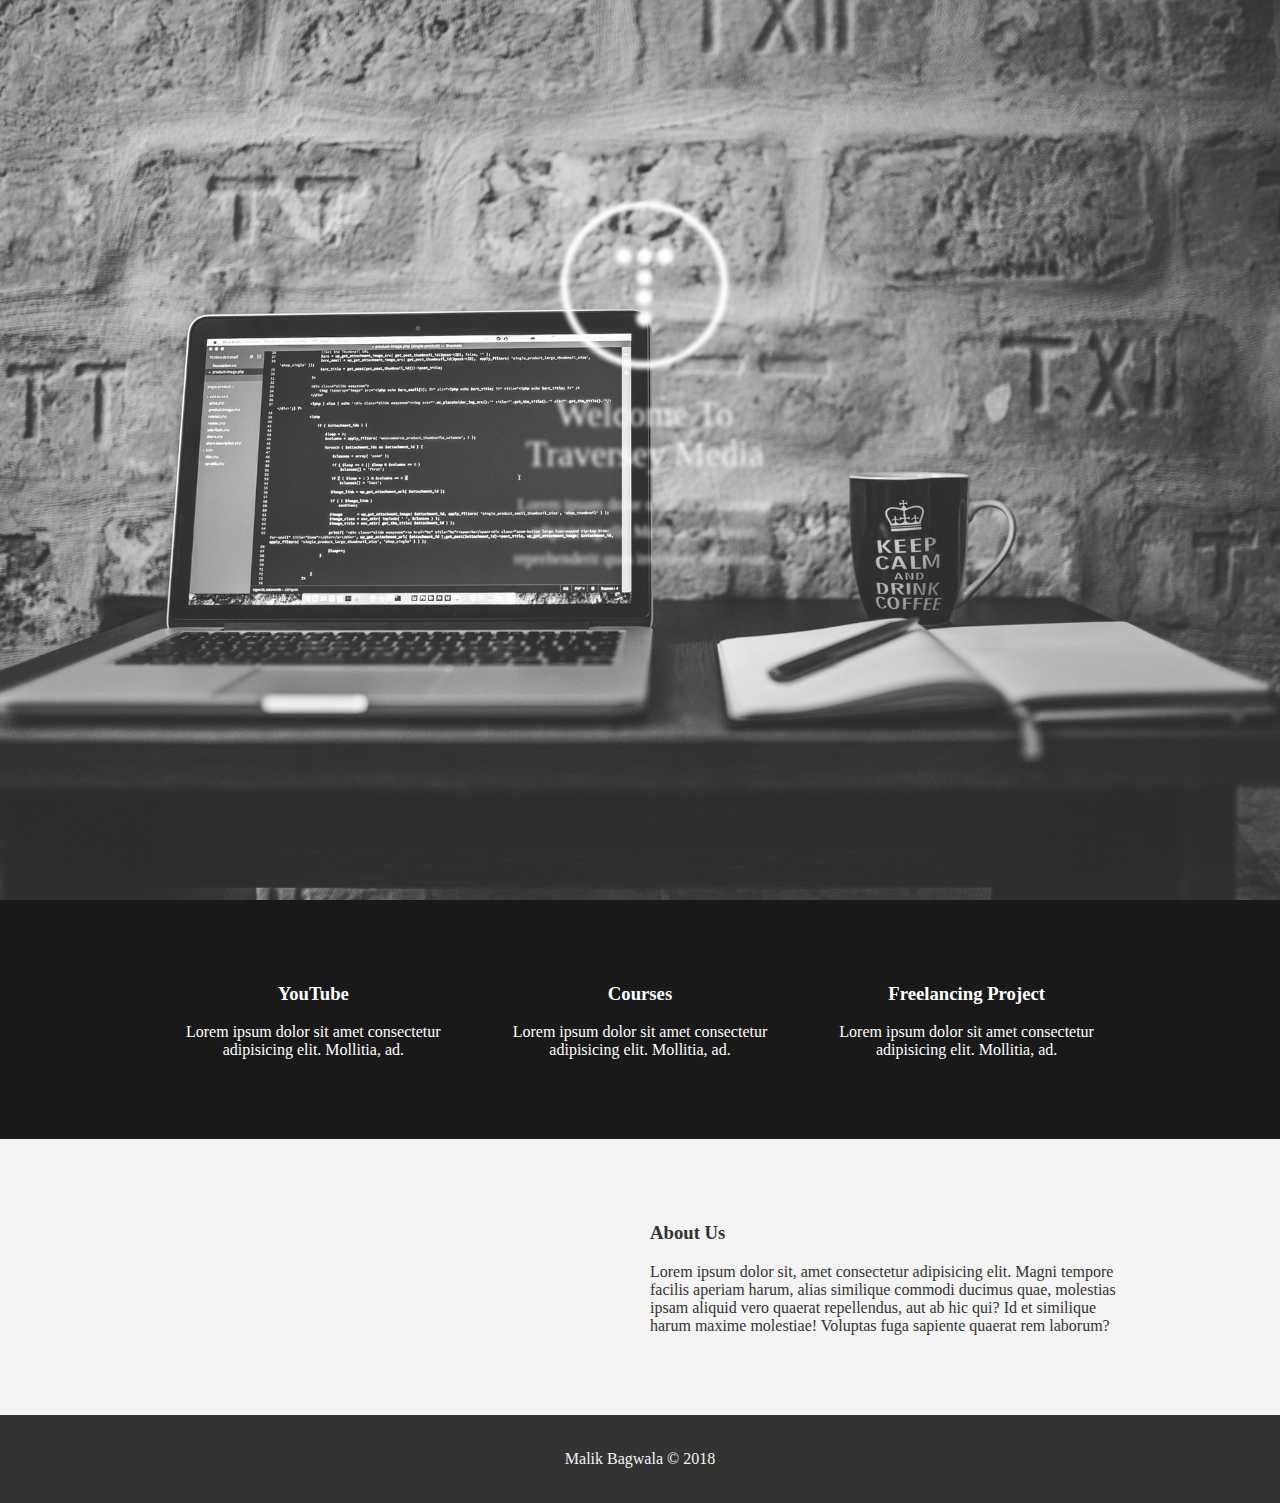
<file: Blur Landing Page/index.html>
<!DOCTYPE html>
<html lang="en">

<head>
  <meta charset="UTF-8">
  <meta name="viewport" content="width=device-width, initial-scale=1.0">
  <meta http-equiv="X-UA-Compatible" content="ie=edge">
  <link rel="stylesheet" href="https://use.fontawesome.com/releases/v5.3.1/css/all.css" integrity="sha384-mzrmE5qonljUremFsqc01SB46JvROS7bZs3IO2EmfFsd15uHvIt+Y8vEf7N7fWAU"
    crossorigin="anonymous">
  <link rel="stylesheet" href="css/style.css">
  <title>Blur Landing Page</title>
</head>

<body>
  <header class="showcase">
    <div class="content">
      <img src="img/logo.png" class="logo" alt="Traversey Media">
      <div class="title">
        Welcome To Traversey Media
      </div>
      <div class="text">
        Lorem ipsum dolor sit amet consectetur adipisicing elit. Molestias sit ipsum reprehenderit quas inventore
        laboriosam.
      </div>
    </div>
  </header>

  <!-- Services -->
  <section class="services">
    <div class="container grid-3 center">
      <div>
        <i class="fab fa-youtube fa-3x"></i>
        <h3>YouTube</h3>
        <p>Lorem ipsum dolor sit amet consectetur adipisicing elit. Mollitia, ad.</p>
      </div>
      <div>
        <i class="fas fa-chalkboard fa-3x"></i>
        <h3>Courses</h3>
        <p>Lorem ipsum dolor sit amet consectetur adipisicing elit. Mollitia, ad.</p>
      </div>
      <div>
        <i class="fas fa-briefcase fa-3x"></i>
        <h3>Freelancing Project</h3>
        <p>Lorem ipsum dolor sit amet consectetur adipisicing elit. Mollitia, ad.</p>
      </div>
  </section>

  <!-- About  -->
  <section class="about bg-light">
    <div class="container">
      <div class="grid-2">
        <div class="center">
          <i class="fas fa-laptop fa-10x"></i>
        </div>
        <div>
          <h3>About Us</h3>
          <p>Lorem ipsum dolor sit, amet consectetur adipisicing elit. Magni tempore facilis aperiam harum, alias
            similique commodi ducimus quae, molestias ipsam aliquid vero quaerat repellendus, aut ab hic qui? Id et
            similique harum maxime molestiae! Voluptas fuga sapiente quaerat rem laborum?</p>
        </div>
      </div>
    </div>
  </section>

  <!-- Footer -->
  <footer class="center bg-dark">
    <p>Malik Bagwala &copy; 2018</p>
  </footer>
</body>

</html>
</file>
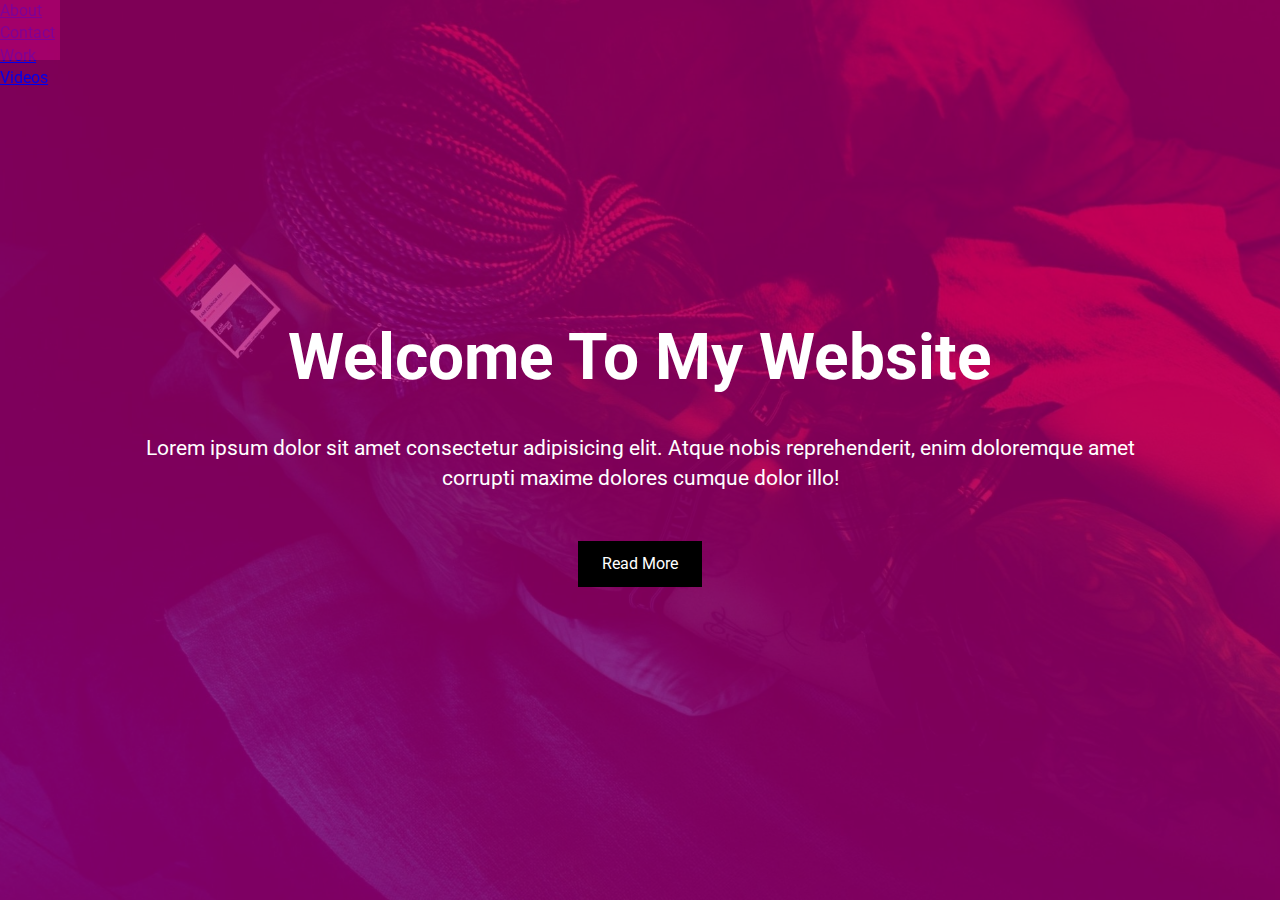
<file: Hamburger/index.html>
<!DOCTYPE html>
<html lang="en">
  <head>
    <meta charset="UTF-8" />
    <meta name="viewport" content="width=device-width, initial-scale=1.0" />
    <meta http-equiv="X-UA-Compatible" content="ie=edge" />
    <link rel="stylesheet" href="css/style.css" />
    <title>Hamburger Menu</title>
  </head>
  <body>
    <div class="menu-wrap">
      <input type="checkbox" class="toggler" />
      <div class="hamburger">
        <div></div>
      </div>
      <div class="menu">
        <div>
          <div>
            <ul>
              <li><a href="#">About</a></li>
              <li><a href="#">Contact</a></li>
              <li><a href="#">Work</a></li>
              <li><a href="#">Videos</a></li>
            </ul>
          </div>
        </div>
      </div>
    </div>

    <section id="showcase">
      <div class="container main">
        <h1>Welcome To My Website</h1>
        <p>
          Lorem ipsum dolor sit amet consectetur adipisicing elit. Atque nobis
          reprehenderit, enim doloremque amet corrupti maxime dolores cumque
          dolor illo!
        </p>
        <a href="#" class="btn">Read More</a>
      </div>
    </section>
  </body>
</html>
</file>
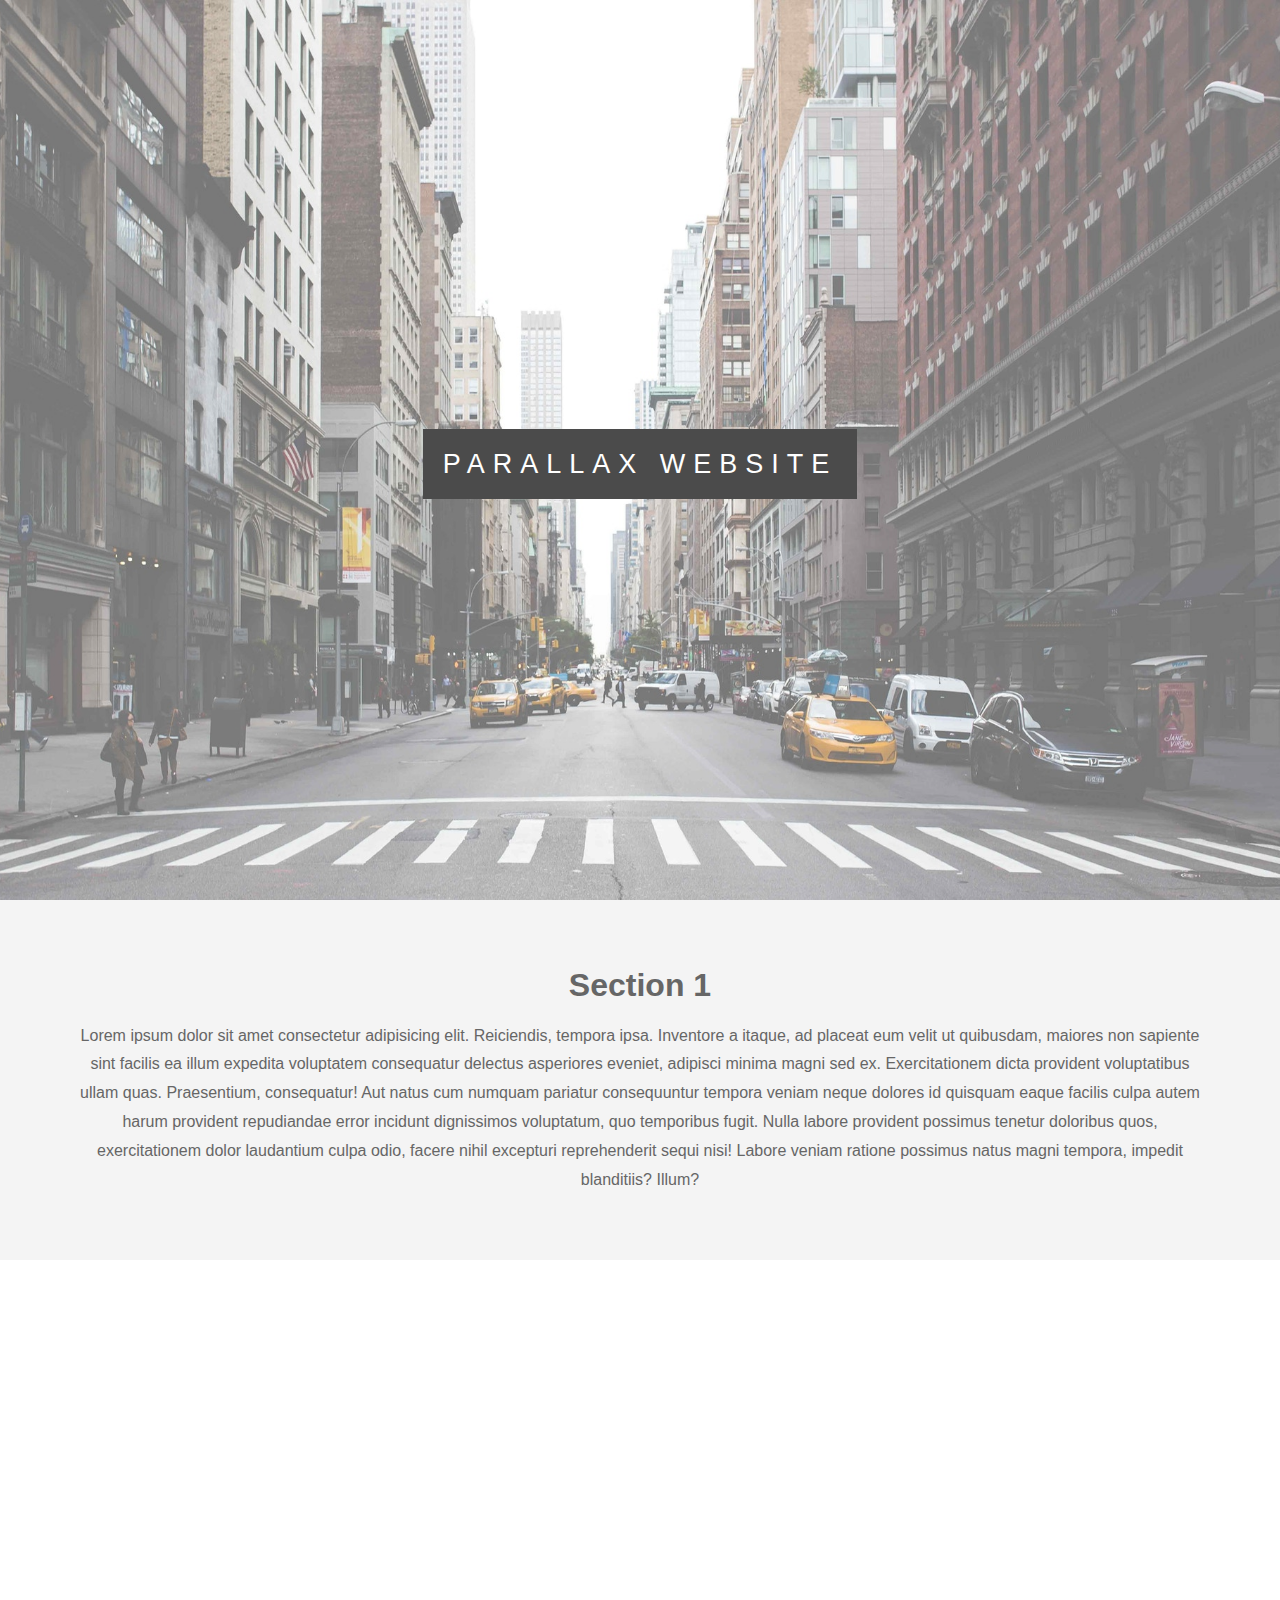
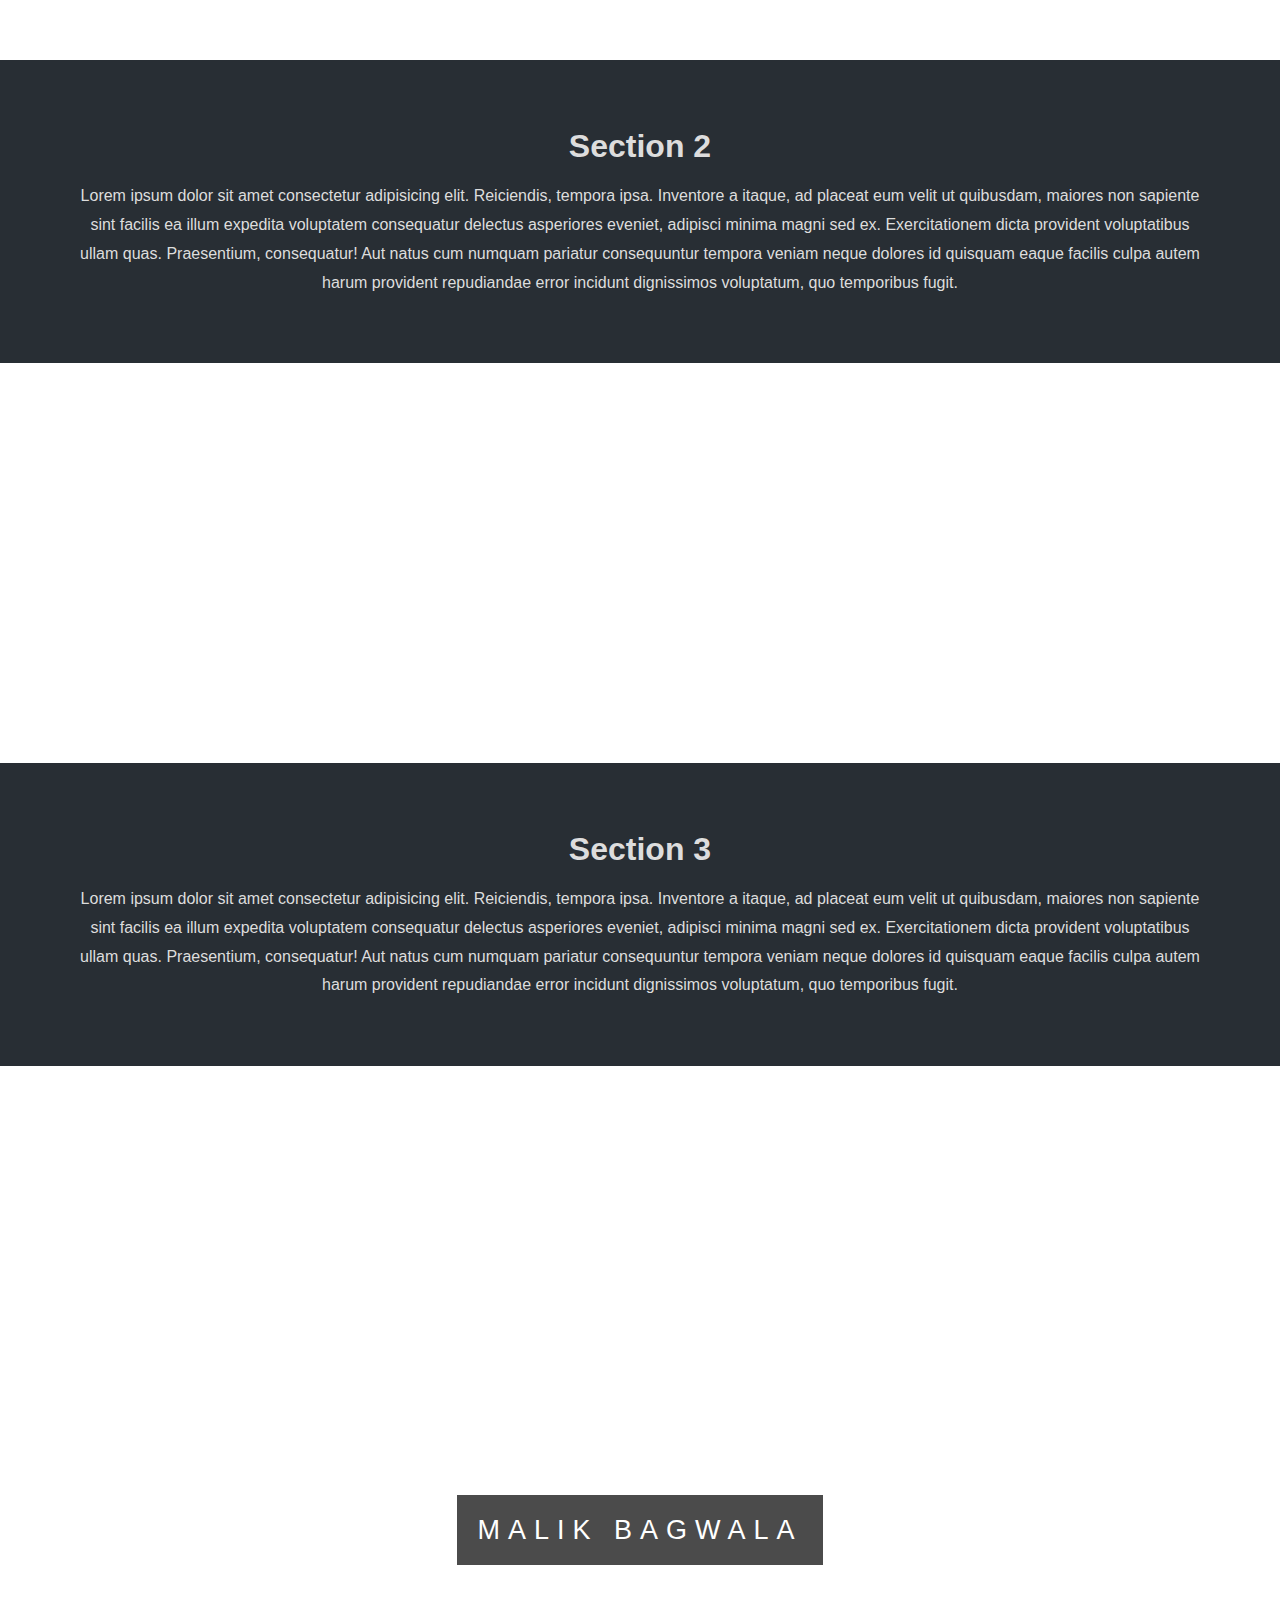
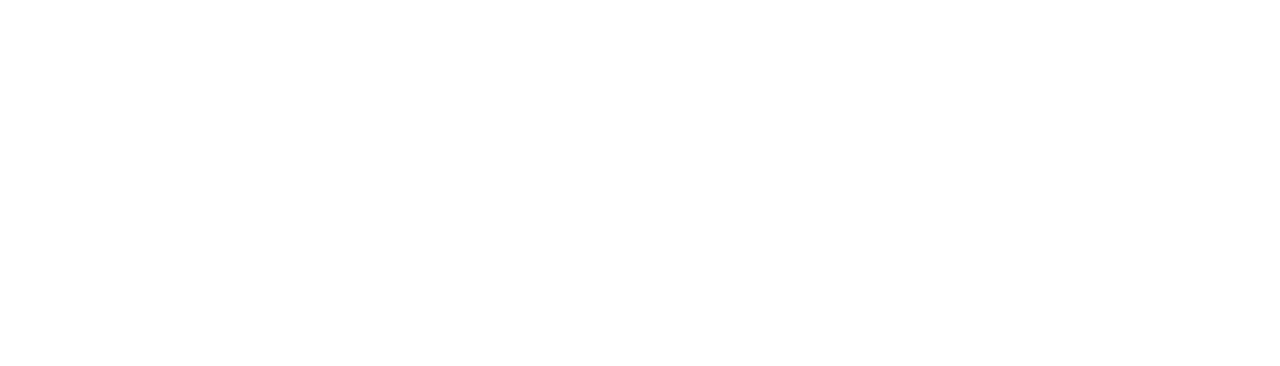
<file: Parallax Website/index.html>
<!DOCTYPE html>
<html lang="en">

<head>
  <meta charset="UTF-8">
  <meta name="viewport" content="width=device-width, initial-scale=1.0">
  <meta http-equiv="X-UA-Compatible" content="ie=edge">
  <title>Parallax Website</title>
  <link rel="stylesheet" href="css/style.css">
</head>

<body>
  <div class="pimg1">
    <div class="ptext">
      <span class="border">
        Parallax Website
      </span>
    </div>
  </div>

  <section class="section section-light">
    <h1>Section 1</h1>
    <p>Lorem ipsum dolor sit amet consectetur adipisicing elit. Reiciendis, tempora ipsa. Inventore a itaque, ad
      placeat eum velit ut quibusdam, maiores non sapiente sint facilis ea illum expedita voluptatem consequatur
      delectus asperiores eveniet, adipisci minima magni sed ex. Exercitationem dicta provident voluptatibus ullam
      quas. Praesentium, consequatur! Aut natus cum numquam pariatur consequuntur tempora veniam neque dolores id
      quisquam eaque facilis culpa autem harum provident repudiandae error incidunt dignissimos voluptatum, quo
      temporibus fugit. Nulla labore provident possimus tenetur doloribus quos, exercitationem dolor laudantium culpa
      odio, facere nihil excepturi reprehenderit sequi nisi! Labore veniam ratione possimus natus magni tempora,
      impedit blanditiis? Illum?</p>
  </section>

  <div class="pimg2">
    <div class="ptext">
      <span class="border trans">
        Image Two Text
      </span>
    </div>
  </div>

  <section class="section section-dark">
    <h1>Section 2</h1>
    <p>Lorem ipsum dolor sit amet consectetur adipisicing elit. Reiciendis, tempora ipsa. Inventore a itaque, ad
      placeat eum velit ut quibusdam, maiores non sapiente sint facilis ea illum expedita voluptatem consequatur
      delectus asperiores eveniet, adipisci minima magni sed ex. Exercitationem dicta provident voluptatibus ullam
      quas. Praesentium, consequatur! Aut natus cum numquam pariatur consequuntur tempora veniam neque dolores id
      quisquam eaque facilis culpa autem harum provident repudiandae error incidunt dignissimos voluptatum, quo
      temporibus fugit.</p>
  </section>

  <div class="pimg3">
    <div class="ptext">
      <span class="border trans">
        Image Three Text
      </span>
    </div>
  </div>

  <section class="section section-dark">
    <h1>Section 3</h1>
    <p>Lorem ipsum dolor sit amet consectetur adipisicing elit. Reiciendis, tempora ipsa. Inventore a itaque, ad
      placeat eum velit ut quibusdam, maiores non sapiente sint facilis ea illum expedita voluptatem consequatur
      delectus asperiores eveniet, adipisci minima magni sed ex. Exercitationem dicta provident voluptatibus ullam
      quas. Praesentium, consequatur! Aut natus cum numquam pariatur consequuntur tempora veniam neque dolores id
      quisquam eaque facilis culpa autem harum provident repudiandae error incidunt dignissimos voluptatum, quo
      temporibus fugit.</p>
  </section>

  <div class="pimg1">
    <div class="ptext">
      <span class="border">
        Malik Bagwala
      </span>
    </div>
  </div>
</body>

</html>
</file>
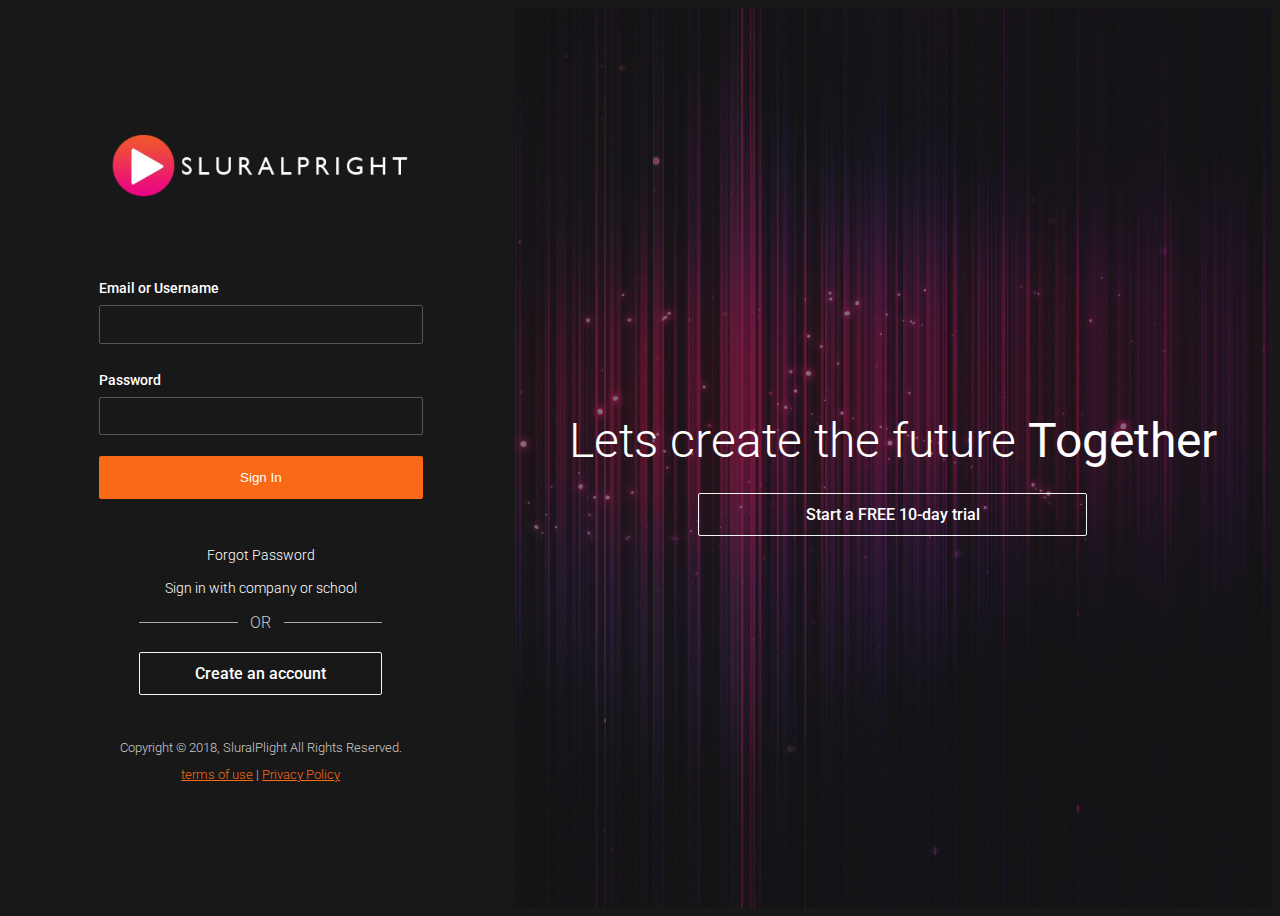
<file: PluralSight/index.html>
<!DOCTYPE html>
<html lang="en">
  <head>
    <meta charset="UTF-8" />
    <meta name="viewport" content="width=device-width, initial-scale=1.0" />
    <meta http-equiv="X-UA-Compatible" content="ie=edge" />
    <!-- Custom CSS -->
    <link rel="stylesheet" href="css/style.css" />
    <title>SluralPlight</title>
  </head>

  <body>
    <div id="wrapper">
      <div id="left">
        <div id="sign-in">
          <div class="logo">
            <img src="img/login-logo.png" alt="SluralPlight" />
          </div>
          <form>
            <div>
              <label>Email or Username</label>
              <input type="text" class="text-input" />
            </div>
            <div>
              <label>Password</label>
              <input type="password" class="text-input" />
            </div>
            <button type="submit" class="btn-primary">Sign In</button>
          </form>
          <div class="links">
            <a href="#">Forgot Password</a>
            <a href="#">Sign in with company or school</a>
          </div>
          <div class="or">
            <hr class="bar" />
            <span>OR</span>
            <hr class="bar" />
          </div>
          <a href="#" class="btn-secondary">Create an account</a>
        </div>
        <footer id="main-footer">
          <p>Copyright &copy; 2018, SluralPlight All Rights Reserved.</p>
          <div>
            <a href="#">terms of use</a> | <a href="#">Privacy Policy</a>
          </div>
        </footer>
      </div>
      <div id="right">
        <div id="showcase">
          <div class="showcase-content">
            <h1 class="showcase-text">
              Lets create the future <strong>Together</strong>
            </h1>
            <a href="#" class="btn-secondary">Start a FREE 10-day trial</a>
          </div>
        </div>
      </div>
    </div>
  </body>
</html>
</file>
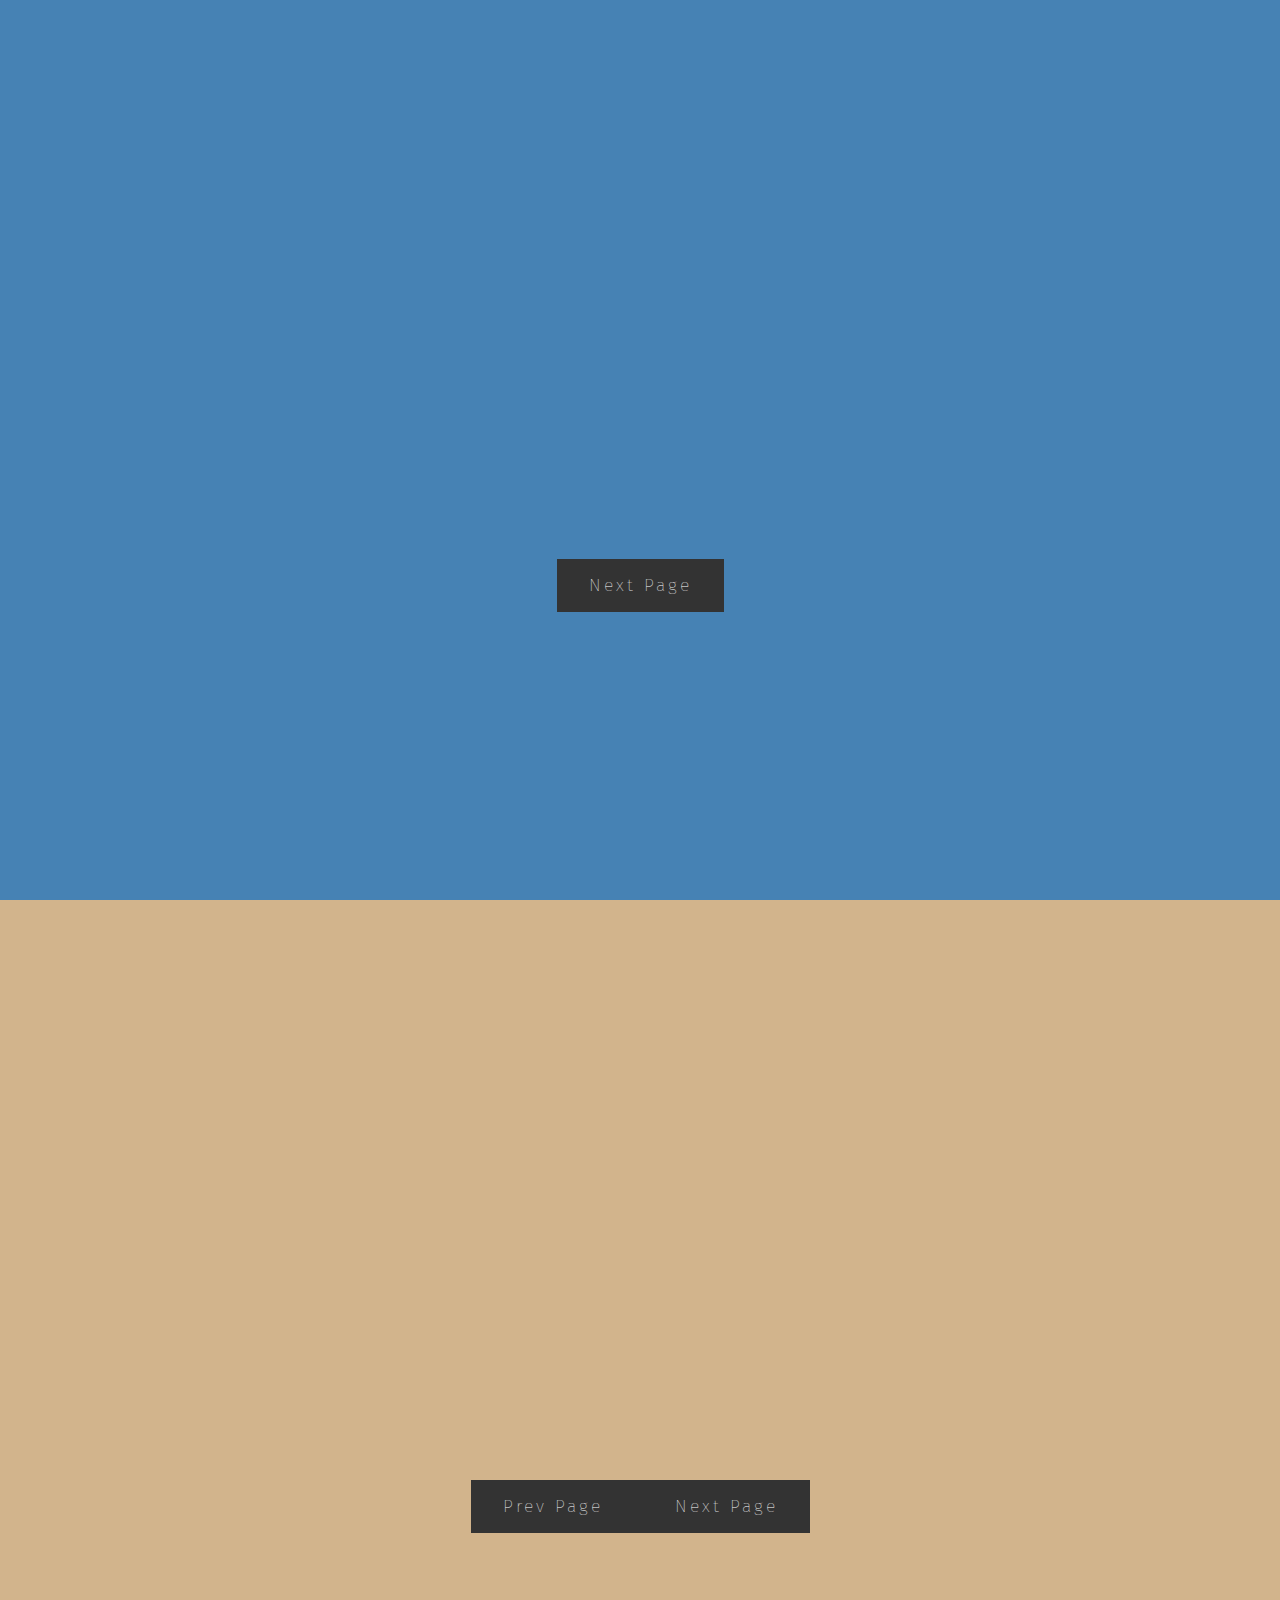
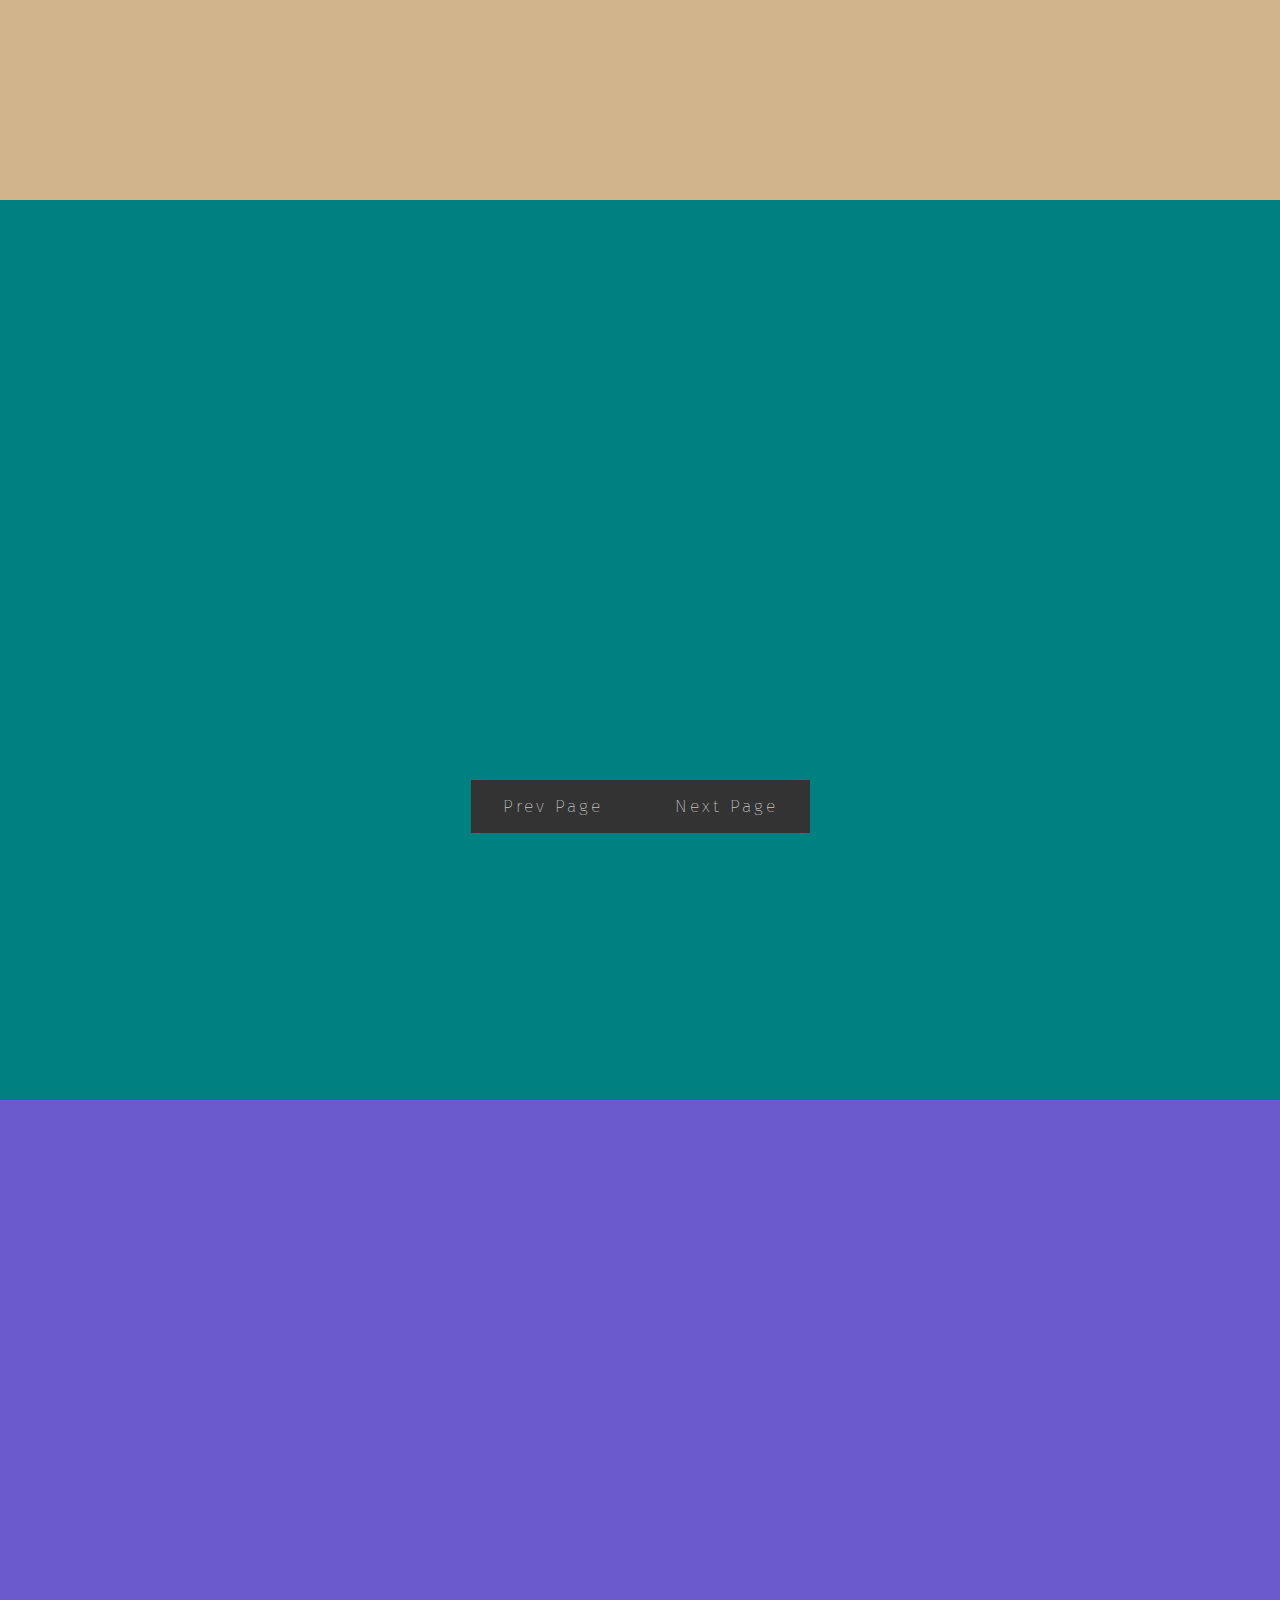
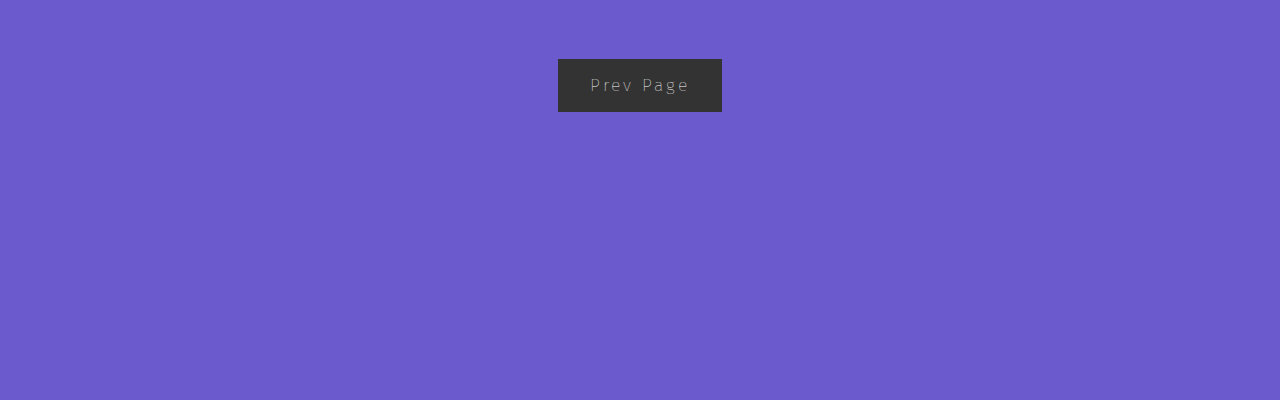
<file: Presentation/index.html>
<!DOCTYPE html>
<html lang="en">
  <head>
    <meta charset="UTF-8" />
    <meta name="viewport" content="width=device-width, initial-scale=1.0" />
    <meta http-equiv="X-UA-Compatible" content="ie=edge" />
    <link
      rel="stylesheet"
      href="https://use.fontawesome.com/releases/v5.6.3/css/all.css"
      integrity="sha384-UHRtZLI+pbxtHCWp1t77Bi1L4ZtiqrqD80Kn4Z8NTSRyMA2Fd33n5dQ8lWUE00s/"
      crossorigin="anonymous"
    />
    <link rel="stylesheet" href="style.css" />
    <title>Presentation</title>
  </head>
  <body>
    <!-- Page 1 -->
    <section id="page-1" class="page">
      <h1>Welcome</h1>
      <p>
        Hey guys I am Malik Bagwala, I am a Web Developer and a Video Editor
      </p>
      <div id="buttons">
        <a href="#page-2" class="btn"
          >Next Page <i class="fas fa-arrow-circle-down"></i
        ></a>
      </div>
    </section>
    <!-- Page 2 -->
    <section id="page-2" class="page">
      <h1>Web Developer</h1>
      <p>
        My Skills include JavaScript,HTML and CSS along with server side
        development with PHP
      </p>
      <div id="buttons">
        <a href="#page-1" class="btn"
          >Prev Page <i class="fas fa-arrow-circle-up"></i
        ></a>
        <a href="#page-3" class="btn"
          >Next Page <i class="fas fa-arrow-circle-down"></i
        ></a>
      </div>
    </section>
    <!-- Page 3 -->
    <section id="page-3" class="page">
      <h1>Video Editor</h1>
      <p>
        My Skills in the video department include Adobe Premiere Pro CC for
        video editing, After effects CC for motion graphics and Adobe Photoshop
        for Photo Editing.
      </p>
      <div id="buttons">
        <a href="#page-2" class="btn"
          >Prev Page <i class="fas fa-arrow-circle-up"></i
        ></a>
        <a href="#page-4" class="btn"
          >Next Page <i class="fas fa-arrow-circle-down"></i
        ></a>
      </div>
    </section>
    <!-- Page 4 -->
    <section id="page-4" class="page">
      <h1>Fitness</h1>
      <p>
        I have always believed in a fit lifestyle and I am a fitness nut myself.
      </p>
      <div id="buttons">
        <a href="#page-3" class="btn"
          >Prev Page <i class="fas fa-arrow-circle-up"></i
        ></a>
      </div>
    </section>

    <script
      src="https://code.jquery.com/jquery-3.3.1.min.js"
      integrity="sha256-FgpCb/KJQlLNfOu91ta32o/NMZxltwRo8QtmkMRdAu8="
      crossorigin="anonymous"
    ></script>

    <script>
      // Smooth Scrolling
      $(".btn").on("click", function(event) {
        if (this.hash !== "") {
          event.preventDefault();
          const hash = this.hash;
          $("html, body").animate(
            {
              scrollTop: $(hash).offset().top
            },
            800
          );
        }
      });
      // $(".btn").on("click", event => {
      //   if (this.hash !== "") {
      //     event.preventDefault();
      //     const hash = this.hash;
      //     $("html", "body").animate({ scrollTop: $(hash).offset().top }, 800);
      //   }
      // });
    </script>
  </body>
</html>
</file>
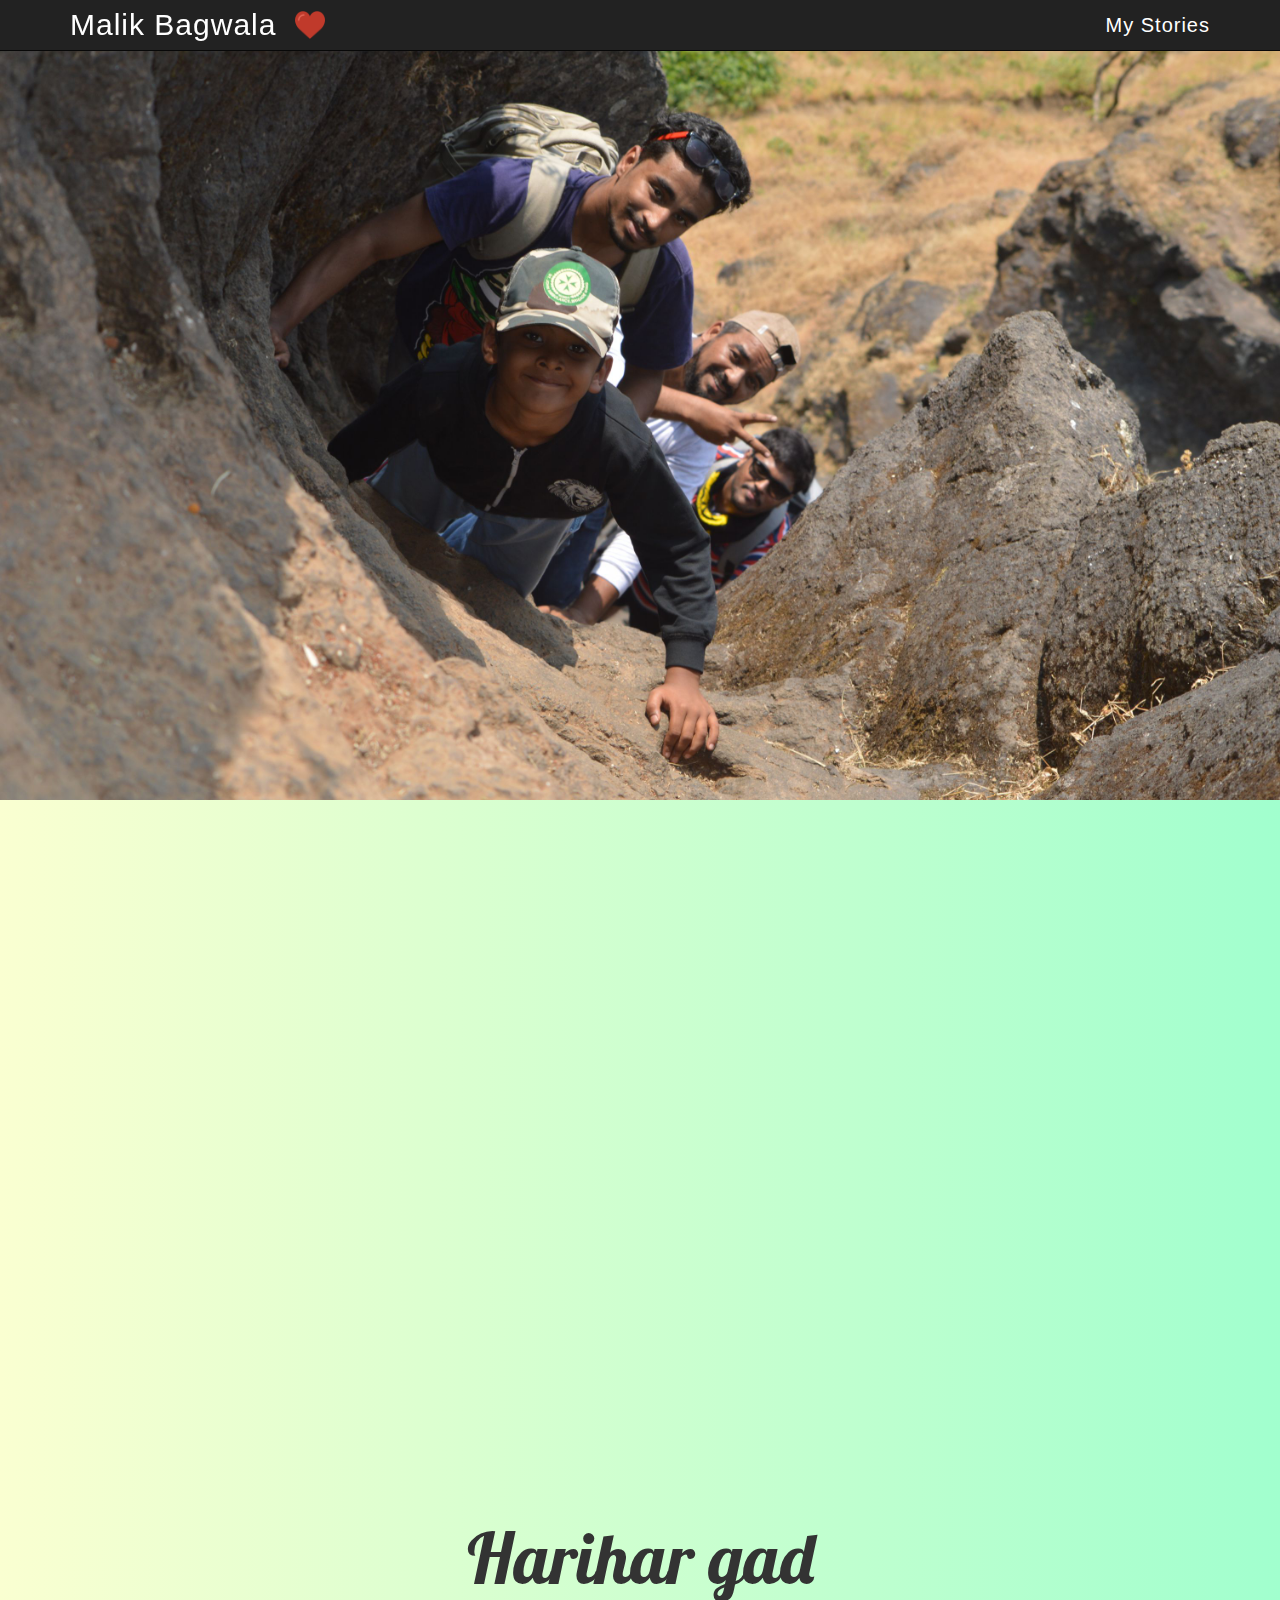
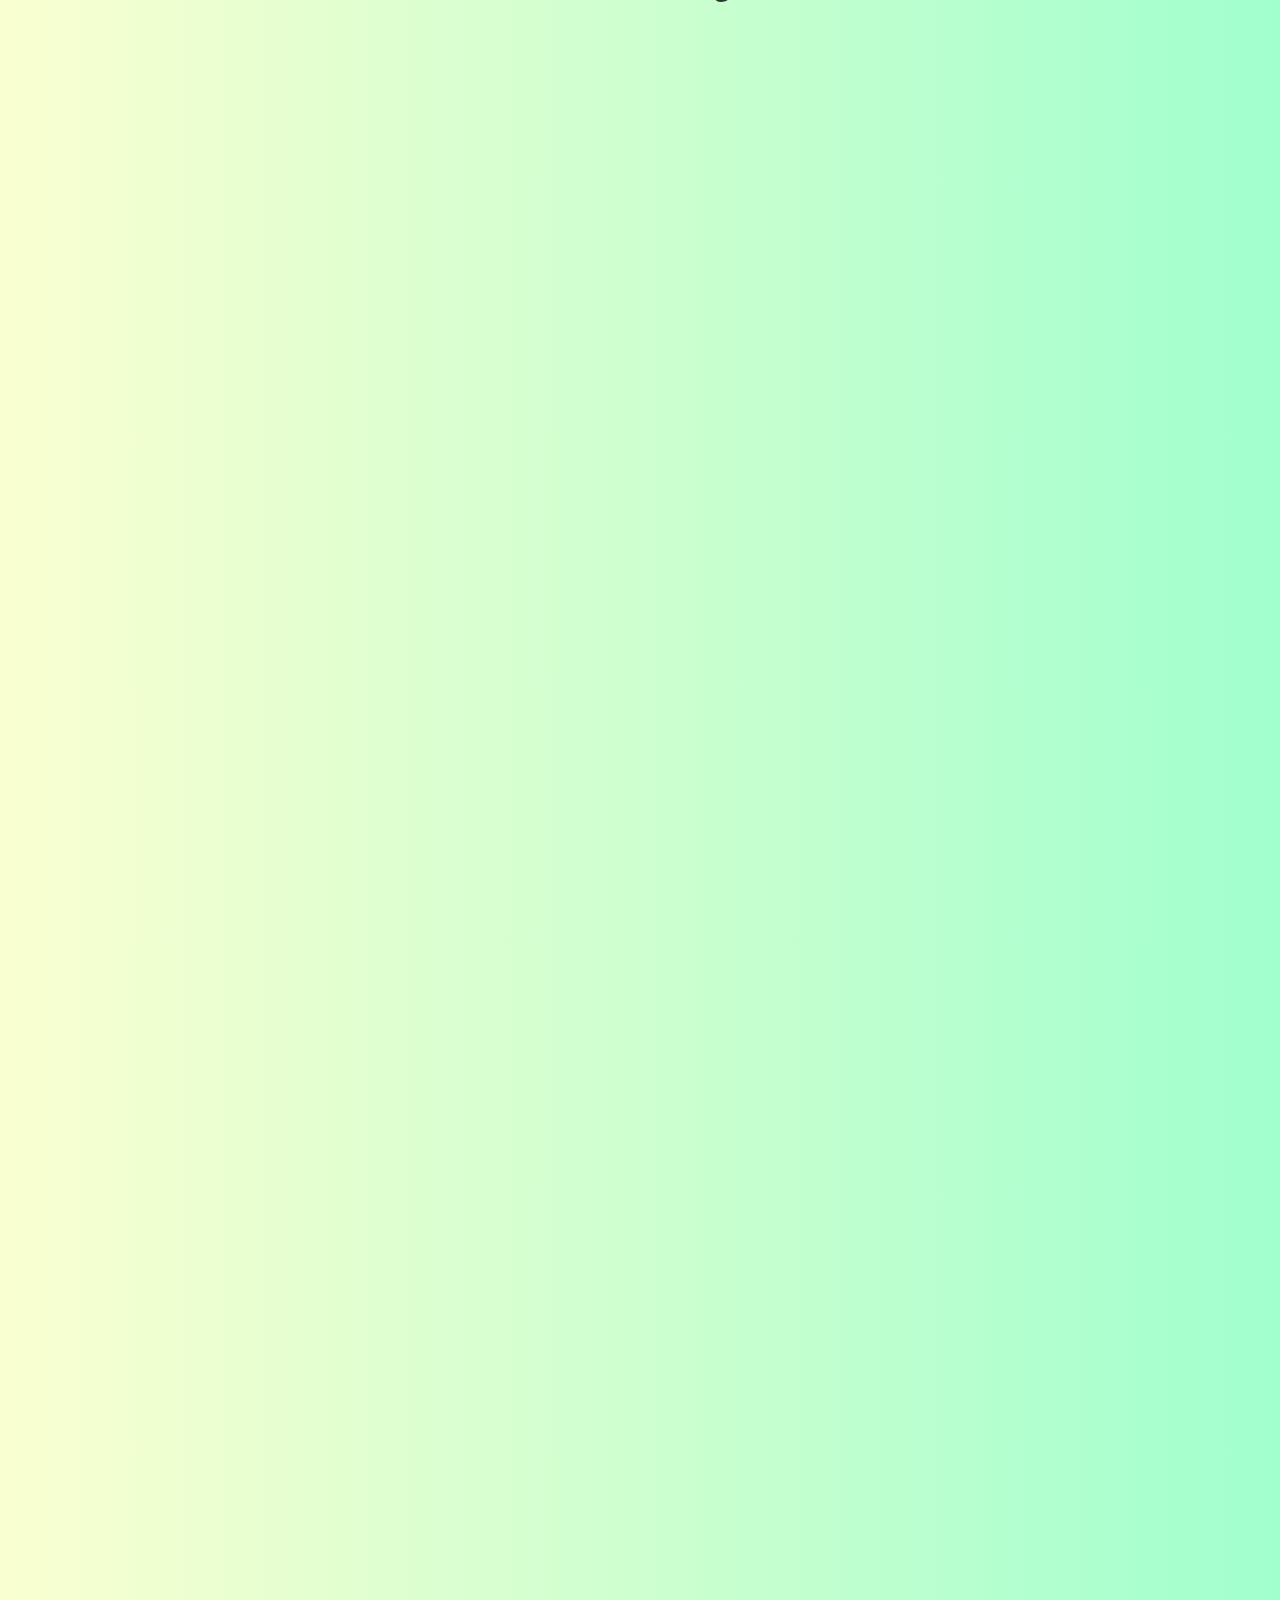
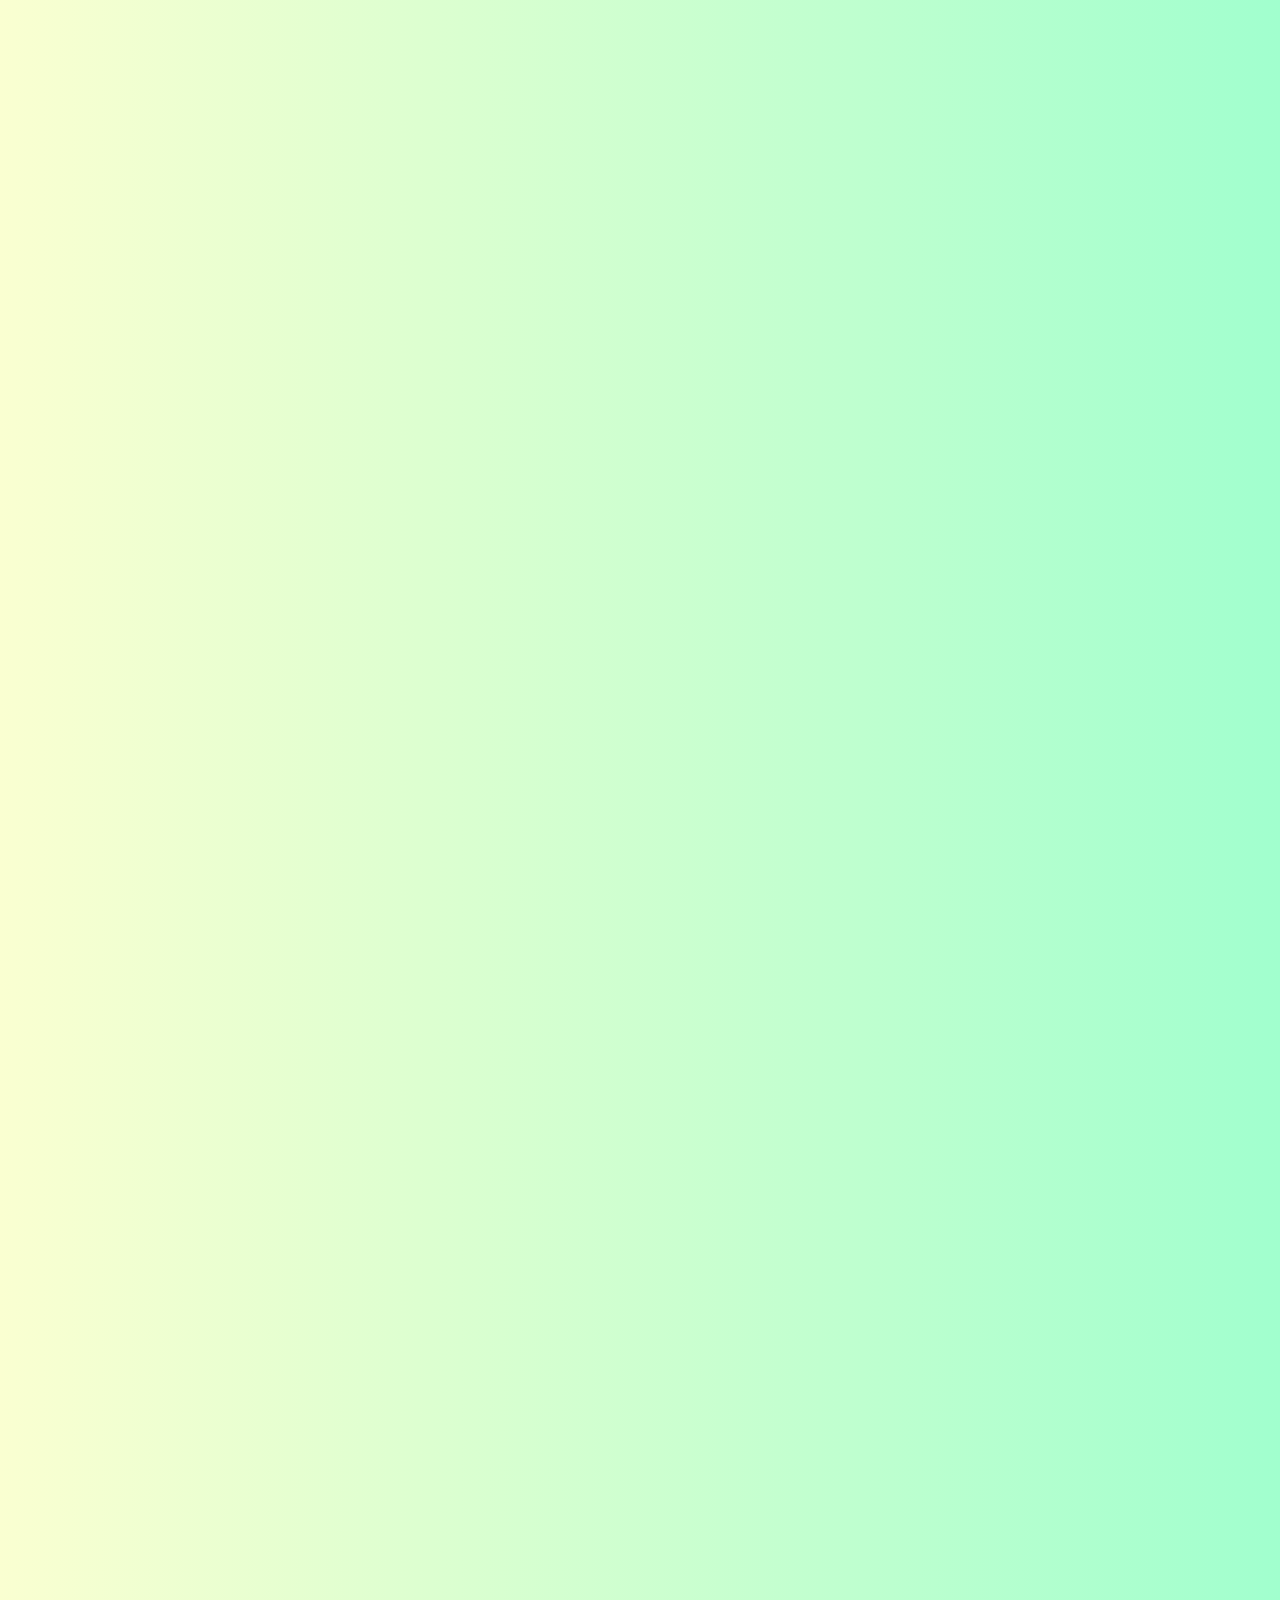
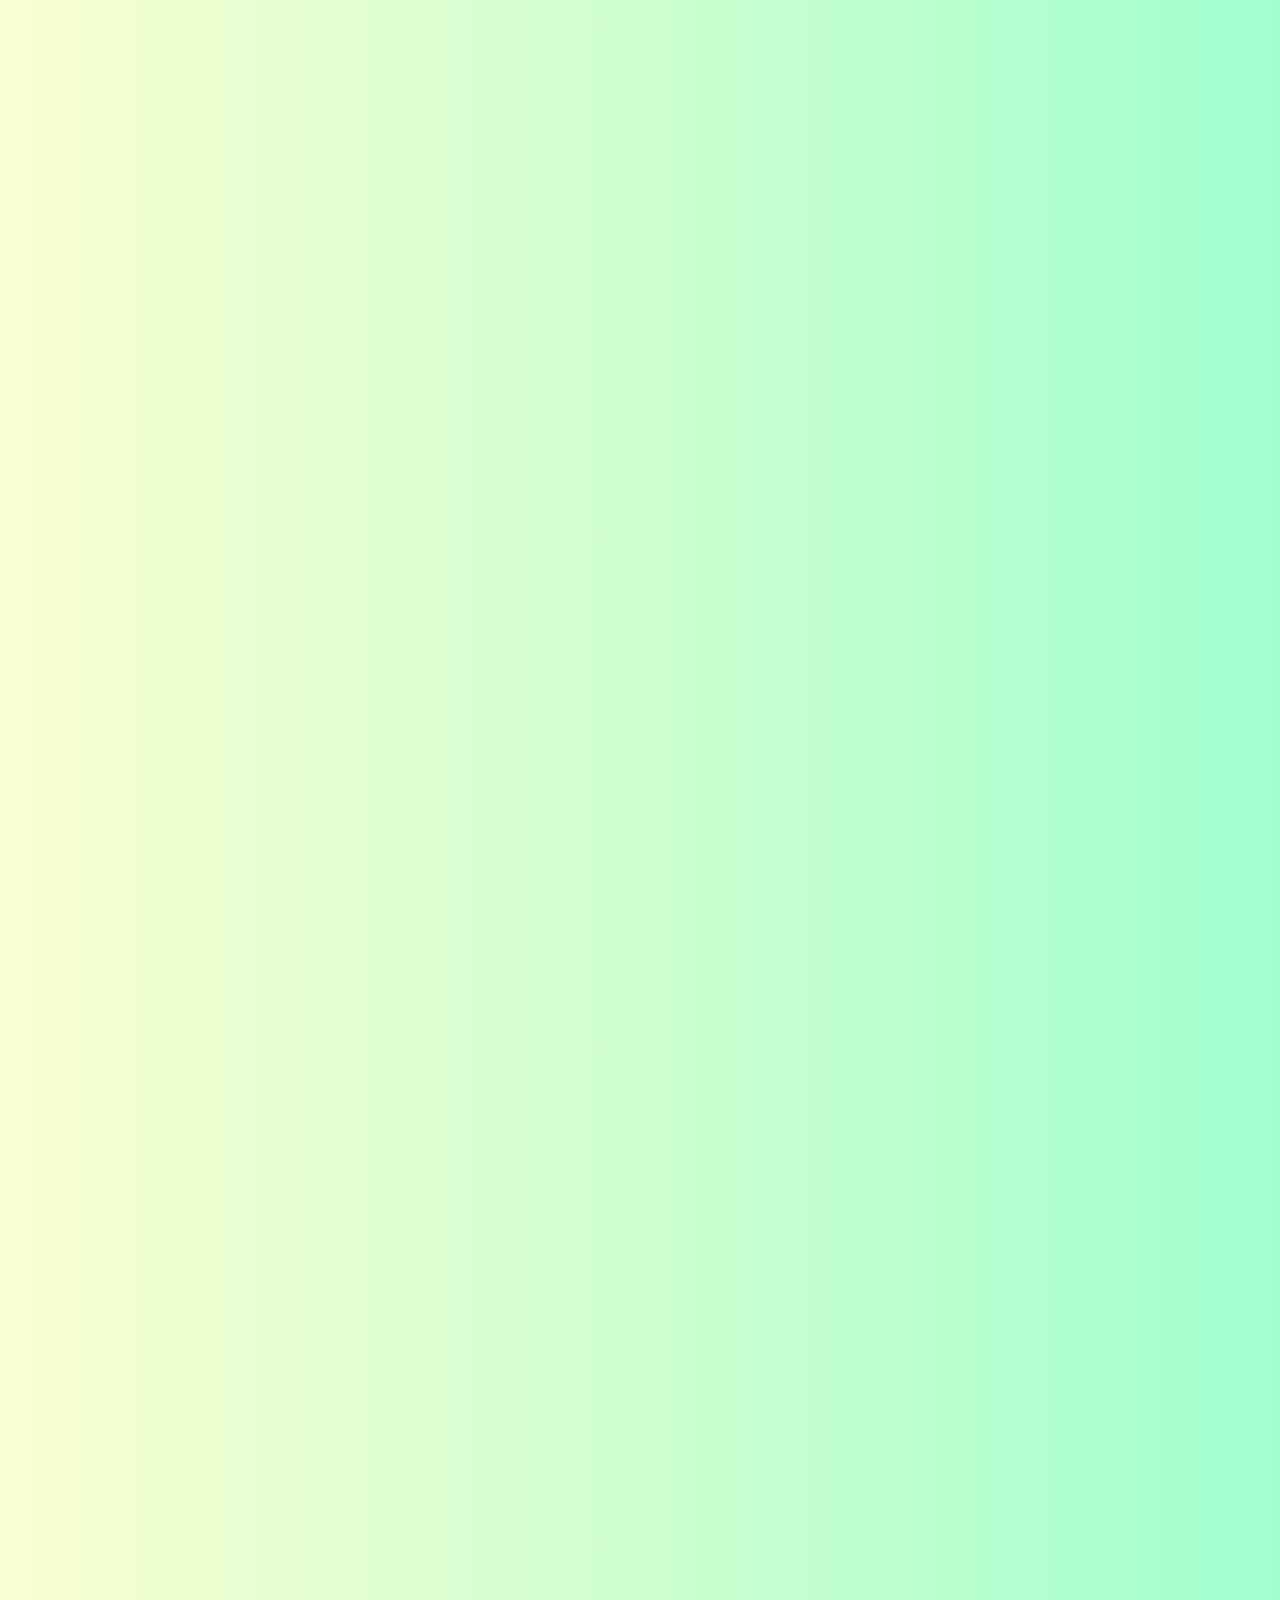
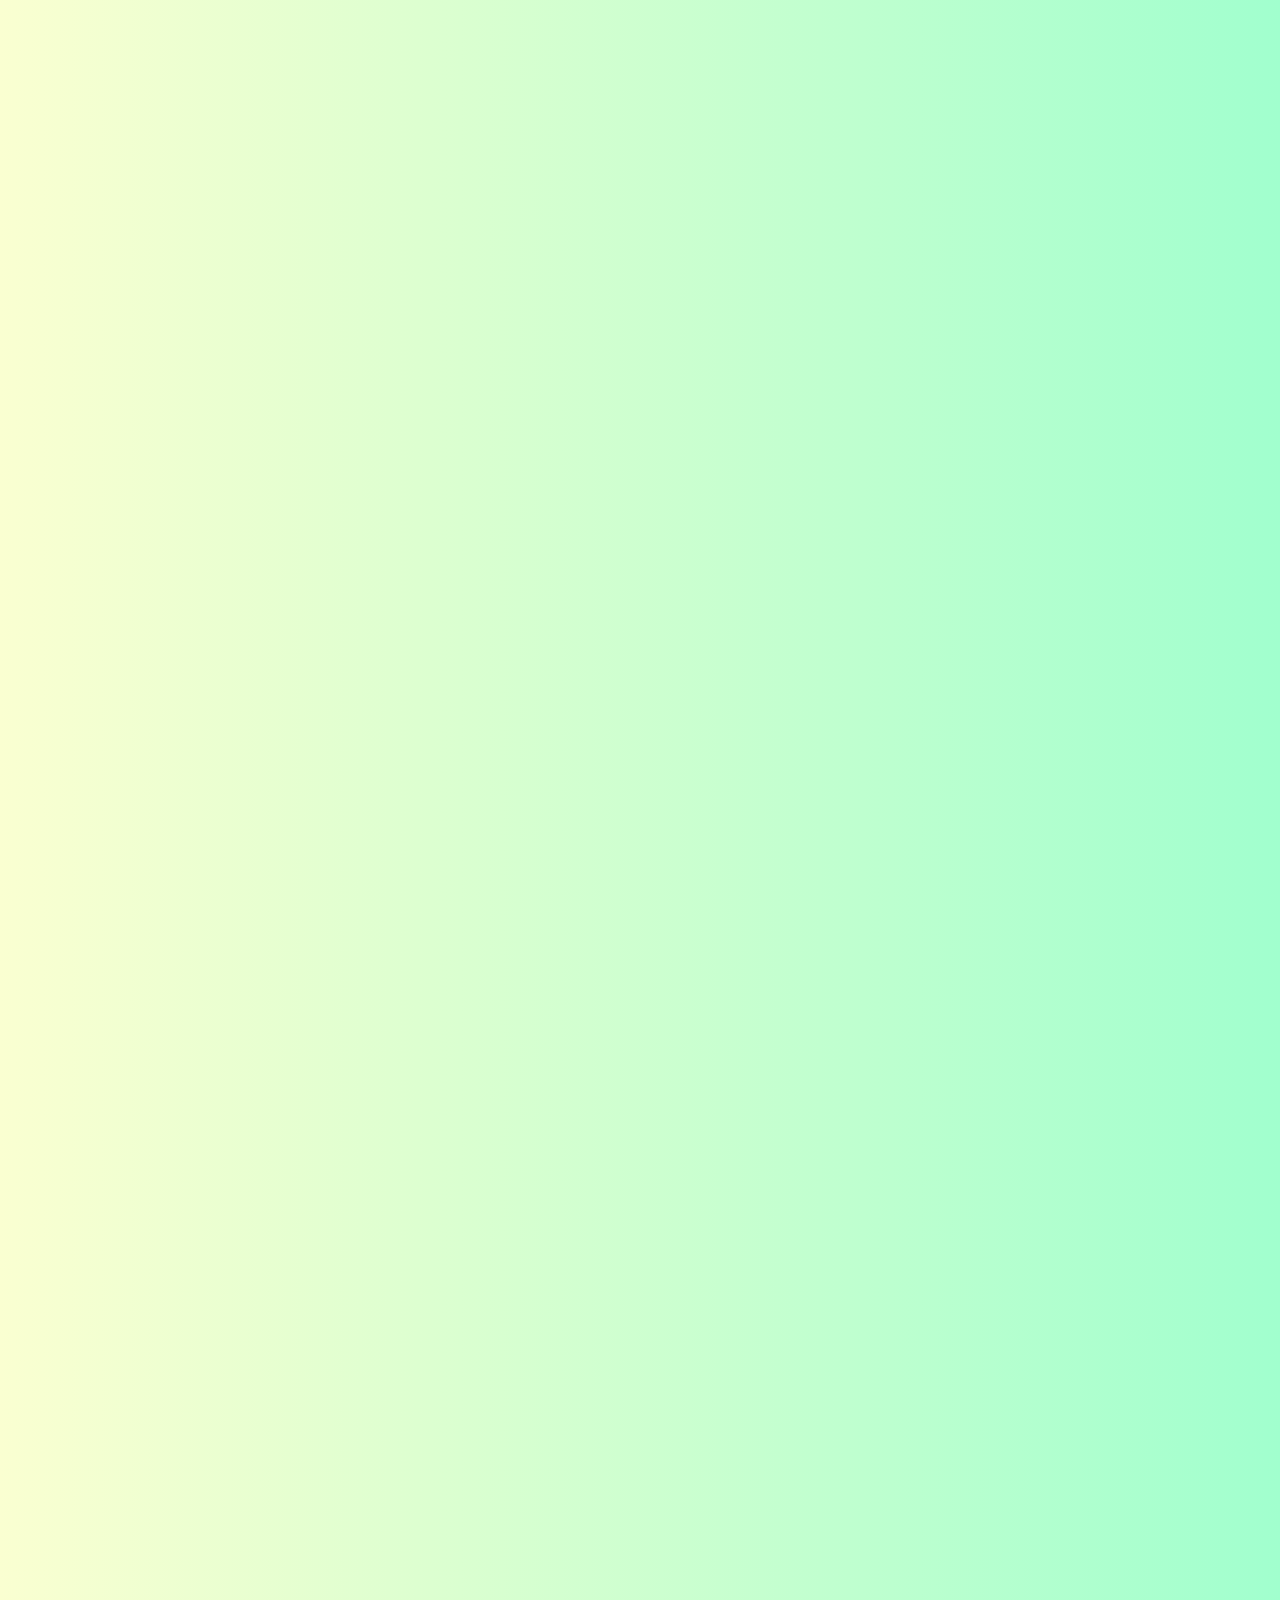
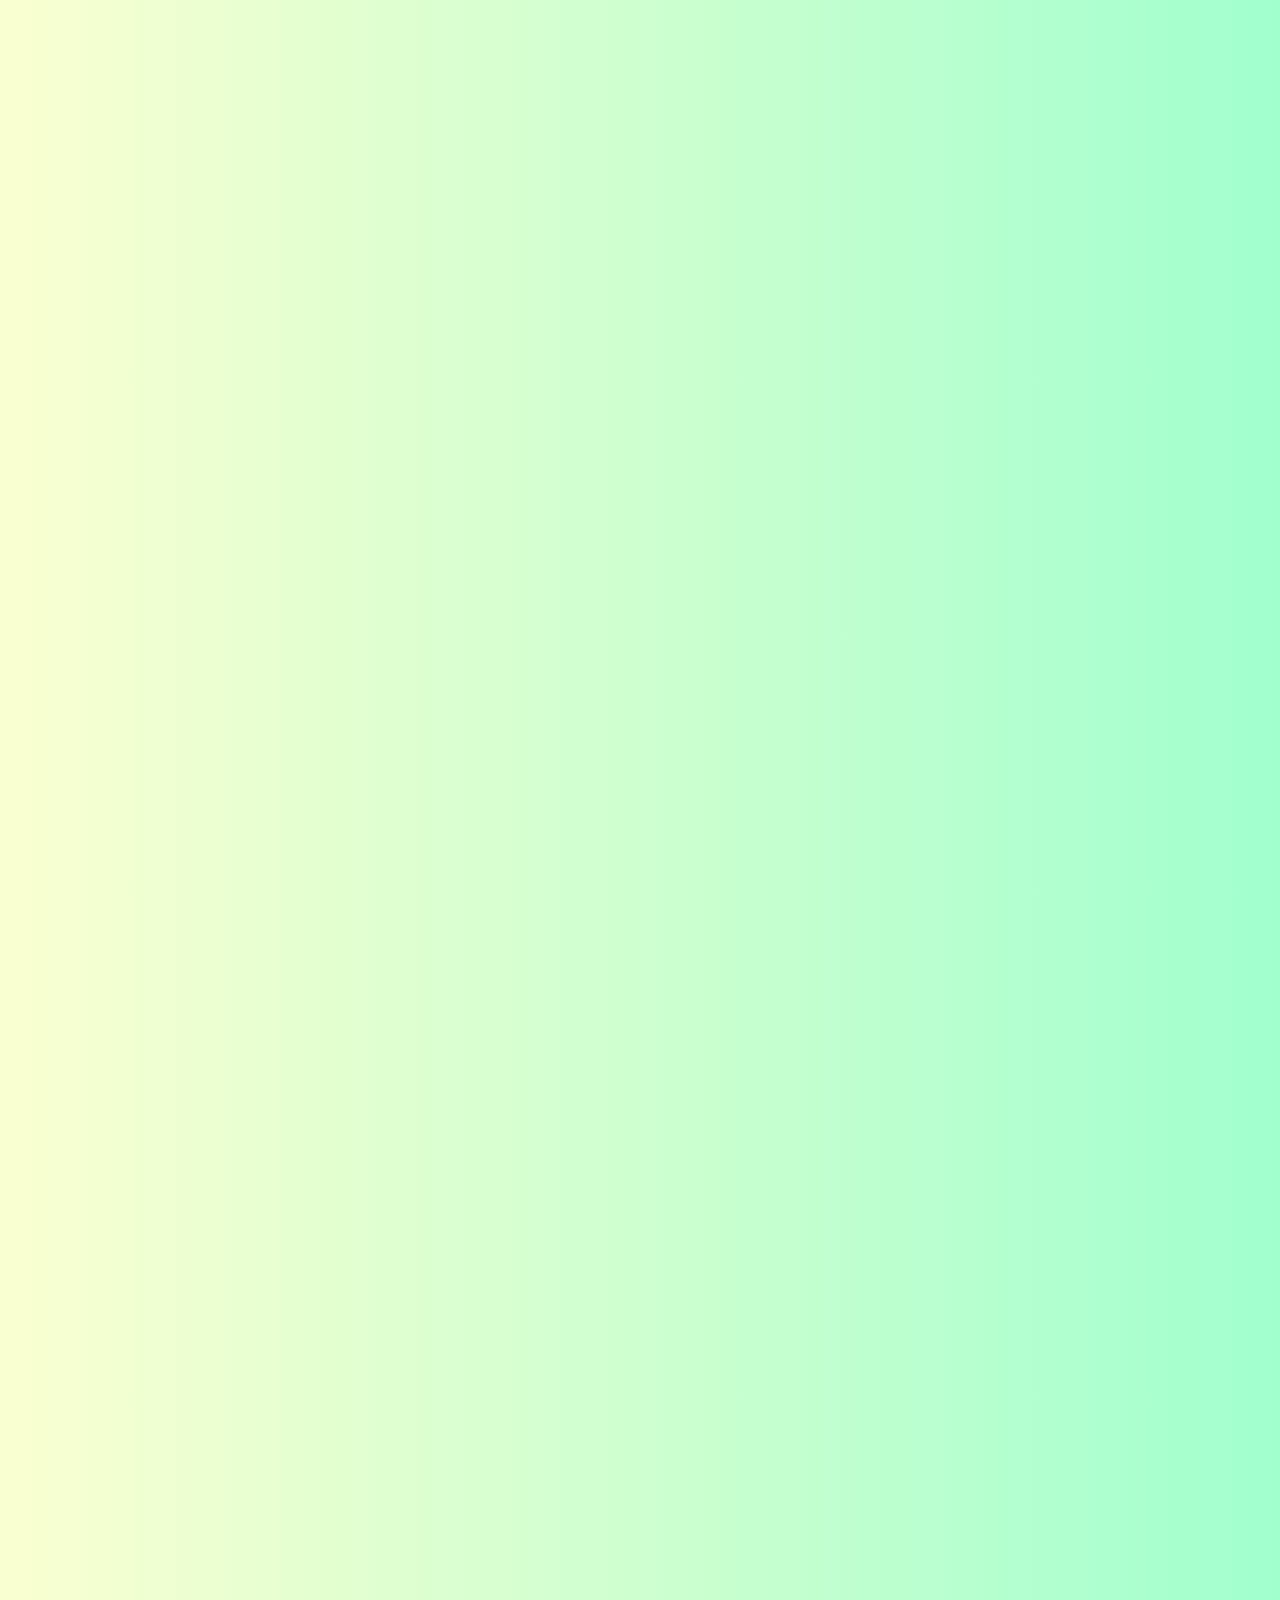
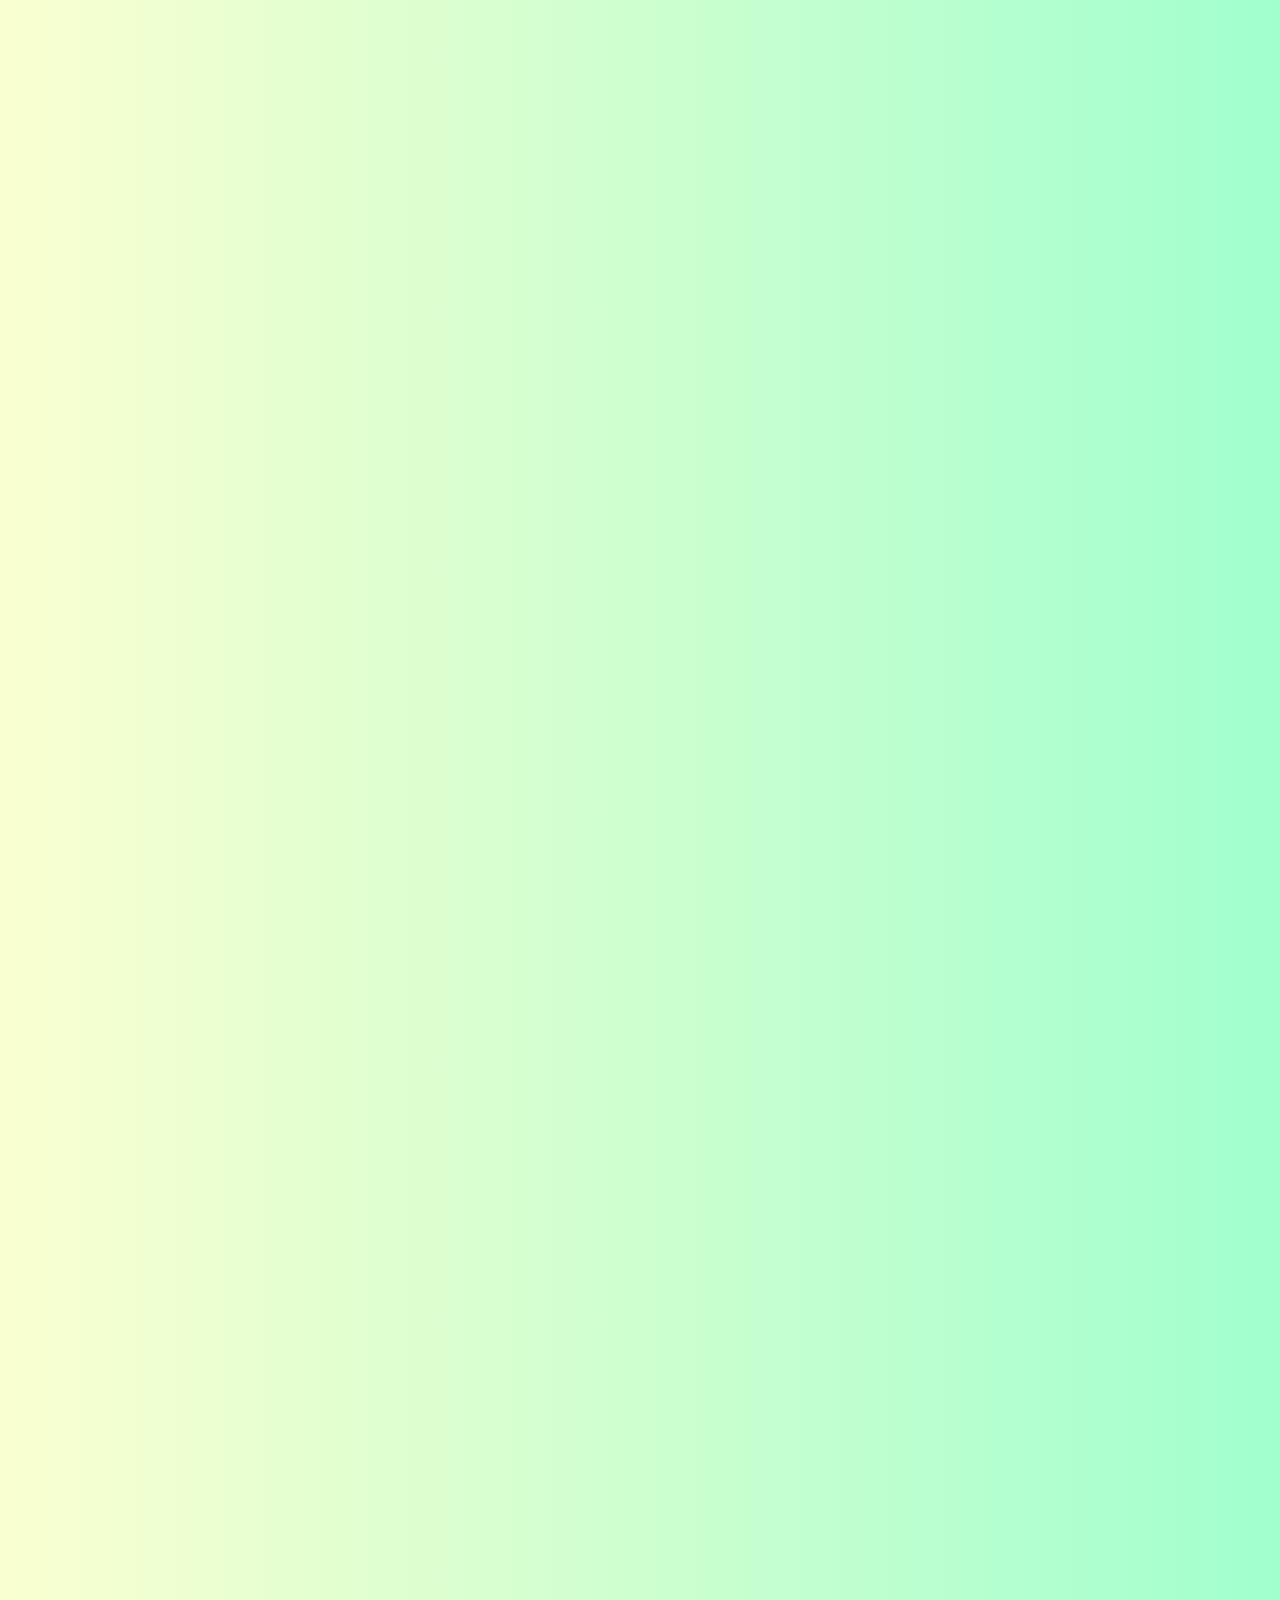
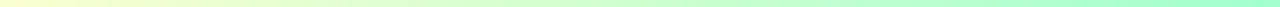
<file: Diwali Project FY/myStory.html>
<!DOCTYPE html>
<html>
<head>
	<title>Parallax</title>

<!-- Google Fonts -->
<link href="https://fonts.googleapis.com/css?family=Lobster" rel="stylesheet">
<!-- Bootstrap core CSS -->
    <link href="css/bootstrap.css" rel="stylesheet">

    <!-- Carousel Custom Css -->
    <link rel="stylesheet" type="text/css" href="css/carousel.css">

    <!-- All Hover Effects -->
    <link rel="stylesheet" type="text/css" href="css/hover.css">
<!-- Parallax -->

<link rel="stylesheet" type="text/css" href="css/parallax.css">
</head>
<body>
<!-- NAVBAR
================================================== -->
    <nav class="navbar navbar-inverse navbar-fixed-top">
      <div class="container">
        <div class="navbar-header">
          <button type="button" class="navbar-toggle collapsed" data-toggle="collapse" data-target="#navbar" aria-expanded="false" aria-controls="navbar">
            <span class="sr-only">Toggle navigation</span>
            <span class="icon-bar"></span>
            <span class="icon-bar"></span>
            <span class="icon-bar"></span>
          </button>
          <a class="navbar-brand hvr-pop" href="index.html">Malik Bagwala</a>&nbsp;<span class="hvr-pulse logo_2"><img src="img/like-2.png" height="30px" width="30px"></span></a>
        </div>
        <div id="navbar" class="collapse navbar-collapse">
          <ul class="nav navbar-nav navbar-right">
            <li><a href="myStory.html">My Stories</a></li>
          </ul>
        </div><!--/.nav-collapse -->
      </div>
    </nav>
<div class="parallax-window" data-parallax="scroll" data-image-src="img/parallax/91.jpg"></div>


<div class="container"><h1>Harihar gad</h1></div>

<div class="parallax-window" data-parallax="scroll" data-image-src="img/parallax/107.jpg"></div>

<div class="parallax-window" data-parallax="scroll" data-image-src="img/parallax/101.jpg"></div>

<div class="parallax-window" data-parallax="scroll" data-image-src="img/parallax/108.jpg"></div>

<div class="parallax-window" data-parallax="scroll" data-image-src="img/parallax/125.jpg"></div>

<div class="parallax-window" data-parallax="scroll" data-image-src="img/parallax/129.jpg"></div>

<div class="parallax-window" data-parallax="scroll" data-image-src="img/parallax/140.jpg"></div>

<div class="parallax-window" data-parallax="scroll" data-image-src="img/parallax/150.jpg"></div>

<div class="parallax-window" data-parallax="scroll" data-image-src="img/parallax/166.jpg"></div>

<div class="parallax-window" data-parallax="scroll" data-image-src="img/parallax/211.jpg"></div>

<div class="parallax-window" data-parallax="scroll" data-image-src="img/parallax/76.jpg"></div>

<div class="parallax-window" data-parallax="scroll" data-image-src="img/parallax/85.jpg"></div>

<div class="parallax-window" data-parallax="scroll" data-image-src="img/parallax/90.jpg"></div>

<!-- Parallax Effect -->
<script src="https://ajax.googleapis.com/ajax/libs/jquery/1.11.0/jquery.min.js"></script>
<script src="js/parallax.js"></script>
</body>
</html>
</file>
<file: Blur Landing Page/css/style.css>
.container {
  max-width: 960px;
  margin: auto;
  overflow: hidden;
  padding: 4rem 1rem;
}

.center {
  text-align: center;
  margin: auto;
}

.bg-light {
  background: #f4f4f4;
  color: #333;
}

.bg-dark {
  background: #333;
  color: #f4f4f4;
}

body {
  background: rgba(0, 0, 0, 0.9);
  margin: 0;
  color: white;
  font-family: "Lato";
}
body .showcase::after {
  content: "";
  height: 100vh;
  width: 100%;
  background-image: url("../img/showcase.jpeg");
  background-size: cover;
  background-repeat: no-repeat;
  background-position: center;
  display: block;
  filter: blur(10px);
  -webkit-filter: blur(10px);
  transition: all 1000ms;
}
body .showcase:hover::after {
  filter: blur(0px);
  -webkit-filter: blur(0px);
}
body .showcase:hover .content {
  filter: blur(2px);
  -webkit-filter: blur(2px);
}
body .content {
  position: absolute;
  z-index: 1;
  top: 10%;
  left: 50%;
  margin-top: 105px;
  margin-left: -145px;
  width: 300px;
  height: 350px;
  text-align: center;
  transition: all 1000ms;
}
body .content .logo {
  height: 180px;
  width: 180px;
}
body .content .title {
  font-size: 2.2rem;
  margin-top: 1rem;
}
body .content .text {
  line-height: 1.7;
  margin-top: 1rem;
}

section.services .grid-3 {
  display: grid;
  grid-gap: 20px;
  grid-template-columns: repeat(3, 1fr);
}

.grid-2 {
  display: grid;
  grid-gap: 20px;
  grid-template-columns: repeat(2, 1fr);
}

footer {
  padding: 2.2rem;
}
footer p {
  margin: 0;
}

@media (max-width: 560px) {
  .showcase::after {
    height: 50vh;
  }

  .content {
    top: 5%;
    margin-top: 5px;
  }
  .content .logo {
    height: 140px;
    width: 140px;
  }
  .content .text {
    display: none;
  }

  section.services .grid-3 {
    grid-template-columns: 1fr;
  }
  section.services div {
    border-bottom: 1px #333 solid;
    padding: 1.2rem 1rem;
  }

  .grid-2 {
    grid-template-columns: 1fr;
  }
}
@media (max-height: 500px) {
  .content .title,
.content .text {
    display: none;
  }

  .content {
    top: 0;
  }
}

/*# sourceMappingURL=style.css.map */
</file>
<file: Hamburger/css/style.css>
@import url("https://fonts.googleapis.com/css?family=Roboto");
.menu-wrap {
  position: fixed;
  top: 0;
  left: 0;
  z-index: 1;
}
.menu-wrap .toggler {
  position: absolute;
  top: 0;
  left: 0;
  z-index: 2;
  cursor: pointer;
  width: 50px;
  height: 50px;
  opacity: 0;
}
.menu-wrap .hamburger {
  position: absolute;
  top: 0;
  left: 0;
  z-index: 1;
  width: 60px;
  height: 60px;
  padding: 1rem;
  background: rgba(180, 0, 114, 0.7);
  display: flex;
  align-items: center;
  justify-content: center;
}
.menu-wrap .hamburger > div {
  position: relative;
  flex: none;
  width: 100%;
  height: 2px;
}

* {
  margin: 0;
  padding: 0;
  box-sizing: border-box;
}

body {
  font-family: "Roboto", sans-serif;
  line-height: 1.4;
}

.container {
  width: 80%;
  margin: auto;
}

#showcase {
  background: rgba(180, 0, 114, 0.7);
  height: 100vh;
  position: relative;
  color: white;
}
#showcase .main {
  display: flex;
  flex-direction: column;
  justify-content: center;
  align-items: center;
  text-align: center;
  height: 100%;
}
#showcase h1 {
  font-size: 4rem;
}
#showcase p {
  margin: 2rem 0;
  font-size: 1.3rem;
}
#showcase .btn {
  display: inline-block;
  background: black;
  text-decoration: none;
  border: none;
  color: white;
  padding: 0.75rem 1.5rem;
  margin-top: 1rem;
  transition: opacity 1s ease-in-out;
}
#showcase .btn:hover {
  opacity: 0.2;
}

#showcase::before {
  content: "";
  background: url("../img/background.jpg") no-repeat center center/cover;
  position: absolute;
  top: 0;
  left: 0;
  height: 100%;
  width: 100%;
  z-index: -1;
}

/*# sourceMappingURL=style.css.map */
</file>
<file: Parallax Website/css/style.css>
body,
html {
  height: 100%;
  margin: 0;
  font-size: 16px;
  font-family: "Lato", sans-serif;
  font-weight: 400;
  line-height: 1.8em;
  color: #666;
}

.pimg1 {
  background: url("../img/image1.jpg");
  min-height: 100%;
}

.pimg2 {
  background: url("../img/image2.jpg");
  min-height: 400px;
}

.pimg3 {
  background: url("../img/image3.jpg");
  min-height: 400px;
}

.pimg1,
.pimg2,
.pimg3 {
  position: relative;
  opacity: 0.7;
  background-position: center;
  background-size: cover;
  background-repeat: no-repeat;
  background-attachment: fixed;
}

.section {
  text-align: center;
  padding: 50px 80px;
}

.section-light {
  background-color: #f4f4f4;
  color: #666;
}

.section-dark {
  background-color: #282e34;
  color: #ddd;
}

.ptext {
  position: absolute;
  top: 50%;
  width: 100%;
  text-align: center;
  color: black;
  font-size: 27px;
  letter-spacing: 8px;
  text-transform: uppercase;
}
.ptext .border {
  background-color: black;
  color: white;
  padding: 20px;
}
.ptext .trans {
  background-color: transparent;
}

@media (max-width: 568px) {
  .pimg1,
.pimg2,
.pimg3 {
    background-attachment: scroll;
  }
}

/*# sourceMappingURL=style.css.map */
</file>
<file: PluralSight/css/style.css>
/* Roboto */
@import url("https://fonts.googleapis.com/css?family=Roboto:300");
* {
  box-sizing: border-box;
}
body {
  font-family: "Roboto", sans-serif;
  font-weight: 300;
  background: #181818;
  color: #fff;
  overflow: hidden;
}

h1,
h2,
h3,
h4,
h5,
h6 {
  font-weight: 300;
}

/* Wrapper */

#wrapper {
  display: flex;
  flex-direction: row;
}

#left {
  display: flex;
  flex-direction: column;
  flex: 1;
  align-items: center;
  justify-content: center;
  height: 100vh;
}

#right {
  flex: 1;
}

/* Sign in */
#sign-in {
  display: flex;
  flex-direction: column;
  justify-content: center;
  align-items: center;
  width: 80%;
  padding-bottom: 1rem;
}

#sign-in form {
  width: 80%;
  padding-bottom: 3rem;
}

#sign-in .logo {
  margin-bottom: 8vh;
}

#sign-in .logo img {
  width: 300px;
}

#sign-in label {
  font-size: 0.9rem;
  line-height: 2rem;
  font-weight: 500;
}

#sign-in .text-input {
  margin-bottom: 1.3rem;
  width: 100%;
  border-radius: 2px;
  background: #181818;
  border: 1px solid #555;
  color: #ccc;
  padding: 0.5rem 1rem;
  line-height: 1.3rem;
}
#sign-in .btn-primary {
  width: 100%;
}

#sign-in .btn-secondary,
.or,
.links {
  width: 60%;
}

#sign-in .links a {
  display: block;
  color: #fff;
  text-decoration: none;
  margin-bottom: 1rem;
  text-align: center;
  font-size: 0.9rem;
}

#sign-in .or {
  display: flex;
  flex-direction: row;
  margin-bottom: 1.2rem;
  align-items: center;
}

#sign-in .or .bar {
  flex: auto;
  border: none;
  height: 1px;
  background: #aaa;
}

#sign-in .or span {
  color: #ccc;
  padding: 0 0.8rem;
}
/* Showcase */
#showcase {
  display: flex;
  justify-content: center;
  align-items: center;
  text-align: center;
  background: url("../img/login-bg.jpg") no-repeat center center / cover;
  height: 100vh;
}

#showcase .showcase-text {
  font-size: 3rem;
  width: 100%;
  color: #fff;
  margin-bottom: 1.5rem;
}

#showcase .btn-secondary {
  width: 60%;
  margin: auto;
}
/* ### Showcase END ### */

/* Footer Stuff */
#main-footer {
  color: #ccc;
  text-align: center;
  font-size: 0.8rem;
  min-width: 80%;
  padding-top: 1rem;
}

#main-footer a {
  color: #f96816;
  text-decoration: underline;
}
/* Button */
.btn-primary {
  padding: 0.7rem 1rem;
  height: 2.7rem;
  display: block;
  border: 0;
  border-radius: 2px;
  font-weight: 500;
  background: #f96816;
  color: #fff;
  text-decoration: none;
  cursor: pointer;
  text-align: center;
  transition: all 0.5;
}

.btn-primary:hover {
  background: #ff7b39;
}

.btn-secondary {
  padding: 0.7rem 1rem;
  height: 2.7rem;
  display: block;
  border: 1px solid #f4f4f4;
  border-radius: 2px;
  font-weight: 500;
  background: none;
  color: #fff;
  text-decoration: none;
  cursor: pointer;
  text-align: center;
  transition: all 0.5;
}

.btn-secondary:hover {
  border-color: #ff7b39;
  color: #ff7b39;
}

/* Media Queries */
@media (min-width: 1200px) {
  #left {
    flex: 4;
  }

  #right {
    flex: 6;
  }
}

@media (max-width: 768px) {
  body {
    overflow: auto;
  }
  #left {
    justify-content: flex-start;
    margin-top: 4vh;
  }
  #right {
    display: none;
  }

  #sign-in .logo {
    margin-bottom: 2vh;
  }
  #sign-in .text-input {
    margin-bottom: 0.7rem;
  }

  #main-footer {
    padding-top: 0;
  }
}
</file>
<file: Presentation/style.css>
@import url("https://fonts.googleapis.com/css?family=Fira+Sans:700|Lato:300,400");
:root {
  --page-1-color: steelblue;
  --page-2-color: tan;
  --page-3-color: teal;
  --page-4-color: slateblue;
  --animate-speed: 2s;
}
* {
  margin: 0;
  padding: 0;
}
/* page COLORS */
#page-1 {
  background: var(--page-1-color);
}
#page-2 {
  background: var(--page-2-color);
}
#page-3 {
  background: var(--page-3-color);
}
#page-4 {
  background: var(--page-4-color);
}

body {
  color: white;
  font-family: "Lato", sans-serif;
  font-weight: 200;
  overflow: hidden;
  line-height: 1.4;
}

.page {
  height: 100vh;
  display: flex;
  flex-direction: column;
  align-content: center;
  justify-content: center;
  text-align: center;
  padding: 0 3rem;
}

.page h1 {
  font-family: "Fira Sans", sans-serif;
  font-size: 5rem;
  font-weight: bold;
  letter-spacing: 5px;
}

.page p {
  font-size: 2rem;
  line-height: 1.3;
  margin: 60px 0;
}
/* #buttons {
  height: 100%;
} */
.page #buttons .btn {
  background: #333;
  color: white;
  text-decoration: none;
  padding: 1rem 2rem;
  font-size: 1.1rem;
  font-family: "Fira Sans", sans-serif;
  font-weight: 100;
  letter-spacing: 3px;
  transition: all 0.3s ease-in-out;
}

.page #buttons .btn:hover {
  background: white;
  color: #333;
}

.page h1 {
  opacity: 0;
  animation: heading 2s ease-in-out forwards 0.5s;
}
.page p {
  opacity: 0;
  animation: text 2s ease-in-out forwards 2.1s;
}

@keyframes heading {
  to {
    opacity: 1;
  }
}
@keyframes text {
  to {
    opacity: 1;
  }
}
</file>
<file: Diwali Project FY/css/carousel.css>
/* GLOBAL STYLES
-------------------------------------------------- */
/* Padding below the footer and lighter body text */


h1.tag_line{
  font-family: ADAM.CG PRO;
  letter-spacing: 1px;
  color: #FD746C;
  text-shadow: none;
  font-size: 70px;
  opacity: 0.75;
}

.logo_2{
  margin-top: 10px;
}


/* CUSTOMIZE THE NAVBAR
-------------------------------------------------- */

/* Special class on .container surrounding .navbar, used for positioning it into place. */
.navbar-wrapper {
  position: absolute;
  top: 0;
  right: 0;
  left: 0;
  z-index: 20;
}

/* Flip around the padding for proper display in narrow viewports */
.navbar-wrapper > .container {
  padding-right: 0;
  padding-left: 0;
}
.navbar-wrapper .navbar {
  padding-right: 15px;
  padding-left: 15px;
}
.navbar-wrapper .navbar .container {
  width: auto;
}


/* CUSTOMIZE THE CAROUSEL
-------------------------------------------------- */

/* Carousel base class */
.carousel {
  margin-top: 51px;
  height: 500px;
  margin-bottom: 60px;
}
/* Since positioning the image, we need to help out the caption */
.carousel-caption {
  z-index: 10;
}

/* Declare heights because of positioning of img element */
.carousel .item {
  height: 500px;
  background-color: #777;
}
.carousel-inner > .item > img {
  position: absolute;
  top: 0;
  left: 0;
  min-width: 100%;
  height: 500px;
}

.first-slide{
  background-size: 100%;
}

.second-slide{
  background-size: 100%;
}

.third-slide{
  background-size: 100%;
}

.navbar-brand{
  font-size: 30px;
  color: white;
}

li{
  font-size: 20px;
}

/* MARKETING CONTENT
-------------------------------------------------- */

/* Center align the text within the three columns below the carousel */
.marketing .col-lg-4 {
  margin-bottom: 20px;
  text-align: center;
}
.marketing h2 {
  font-weight: normal;
}
.marketing .col-lg-4 p {
  margin-right: 10px;
  margin-left: 10px;
}

.background_1{
  background: linear-gradient(to left, #3494E6 , #EC6EAD);
}

h2, p{
  color: white;
  font-family: Raleway;
}

h2{
    letter-spacing: 10px;
}

#Checkmate{
  color: #FFEDBC;
  font-style: normal;
  letter-spacing: 10px;
}


/* Featurettes
------------------------- */

.featurette-divider {
  margin: 80px 0; /* Space out the Bootstrap <hr> more */
}

/* Thin out the marketing headings */
.featurette-heading {
  font-weight: 300;
  line-height: 1;
  letter-spacing: -1px;
}


/* RESPONSIVE CSS
-------------------------------------------------- */

@media (min-width: 768px) {
  /* Navbar positioning foo */
  .navbar-wrapper {
    margin-top: 20px;
  }
  .navbar-wrapper .container {
    padding-right: 15px;
    padding-left: 15px;
  }
  .navbar-wrapper .navbar {
    padding-right: 0;
    padding-left: 0;
  }

  /* The navbar becomes detached from the top, so we round the corners */
  .navbar-wrapper .navbar {
    border-radius: 4px;
  }

  /* Bump up size of carousel content */
  .carousel-caption p {
    margin-bottom: 20px;
    font-size: 21px;
    line-height: 1.4;
  }

  .featurette-heading {
    font-size: 50px;
  }
}

@media (min-width: 992px) {
  .featurette-heading {
    margin-top: 120px;
  }
}
</file>
<file: Diwali Project FY/css/hover.css>
/*!
 * Hover.css (http://ianlunn.github.io/Hover/)
 * Version: 2.0.1
 * Author: Ian Lunn @IanLunn
 * Author URL: http://ianlunn.co.uk/
 * Github: https://github.com/IanLunn/Hover

 * Made available under a MIT License:
 * http://www.opensource.org/licenses/mit-license.php

 * Hover.css Copyright Ian Lunn 2014. Generated with Sass.
 */


/* Social Media Links */

.hvr-grow {
    display: inline-block;
    vertical-align: middle;
    -webkit-transform: translateZ(0);
    transform: translateZ(0);
    box-shadow: 0 0 1px rgba(0, 0, 0, 0);
    -webkit-backface-visibility: hidden;
    backface-visibility: hidden;
    -moz-osx-font-smoothing: grayscale;
    -webkit-transition-duration: .3s;
    transition-duration: .3s;
    -webkit-transition-property: transform;
    transition-property: transform
}
.hvr-grow:active,
.hvr-grow:focus,
.hvr-grow:hover {
    -webkit-transform: scale(1.1);
    transform: scale(1.1)
}

/* Heart */

@-webkit-keyframes hvr-pulse {
    25% {
        -webkit-transform: scale(1.1);
        transform: scale(1.1)
    }
    75% {
        -webkit-transform: scale(0.9);
        transform: scale(0.9)
    }
}
@keyframes hvr-pulse {
    25% {
        -webkit-transform: scale(1.1);
        transform: scale(1.1)
    }
    75% {
        -webkit-transform: scale(0.9);
        transform: scale(0.9)
    }
}
.hvr-pulse {
    display: inline-block;
    vertical-align: middle;
    -webkit-transform: translateZ(0);
    transform: translateZ(0);
    box-shadow: 0 0 1px rgba(0, 0, 0, 0);
    -webkit-backface-visibility: hidden;
    backface-visibility: hidden;
    -moz-osx-font-smoothing: grayscale
}
.hvr-pulse:active,
.hvr-pulse:focus,
.hvr-pulse:hover,
.hvr-pulse:default {
    -webkit-animation-name: hvr-pulse;
    animation-name: hvr-pulse;
    -webkit-animation-duration: 1s;
    animation-duration: 1s;
    -webkit-animation-timing-function: linear;
    animation-timing-function: linear;
    -webkit-animation-iteration-count: infinite;
    animation-iteration-count: infinite
}

/* Brand Logo */

@-webkit-keyframes hvr-pop {
    50% {
        -webkit-transform: scale(1.2);
        transform: scale(1.2)
    }
}
@keyframes hvr-pop {
    50% {
        -webkit-transform: scale(1.2);
        transform: scale(1.2)
    }
}

.hvr-pop {
    display: inline-block;
    vertical-align: middle;
    -webkit-transform: translateZ(0);
    transform: translateZ(0);
    box-shadow: 0 0 1px rgba(0, 0, 0, 0);
    -webkit-backface-visibility: hidden;
    backface-visibility: hidden;
    -moz-osx-font-smoothing: grayscale
}
.hvr-pop:active,
.hvr-pop:focus,
.hvr-pop:hover {
    -webkit-animation-name: hvr-pop;
    animation-name: hvr-pop;
    -webkit-animation-duration: .3s;
    animation-duration: .3s;
    -webkit-animation-timing-function: linear;
    animation-timing-function: linear;
    -webkit-animation-iteration-count: 1;
    animation-iteration-count: 1
}

/* All the Featurettes */

.hvr-float {
    display: inline-block;
    vertical-align: middle;
    -webkit-transform: translateZ(0);
    transform: translateZ(0);
    box-shadow: 0 0 1px rgba(0, 0, 0, 0);
    -webkit-backface-visibility: hidden;
    backface-visibility: hidden;
    -moz-osx-font-smoothing: grayscale;
    -webkit-transition-duration: .3s;
    transition-duration: .3s;
    -webkit-transition-property: transform;
    transition-property: transform;
    -webkit-transition-timing-function: ease-out;
    transition-timing-function: ease-out
}
.hvr-float:active,
.hvr-float:focus,
.hvr-float:hover {
    -webkit-transform: translateY(-8px);
    transform: translateY(-8px)
}
</file>
<file: Diwali Project FY/css/parallax.css>
body{
	background: linear-gradient(to left, #A1FFCE , #FAFFD1);
}

.parallax-window{
	min-height: 800px;
	background: transparent;
}

.containerA{
	width: auto;
	height: 400px;
	background: linear-gradient(to left, #A1FFCE , #FAFFD1);
	background-attachment: fixed;
	padding-bottom: 50px;
}

h1{
    font-family: 'Lobster', cursive;
	font-size: 70px;
	text-align: center;
	padding-top:700px;
}
</file>
